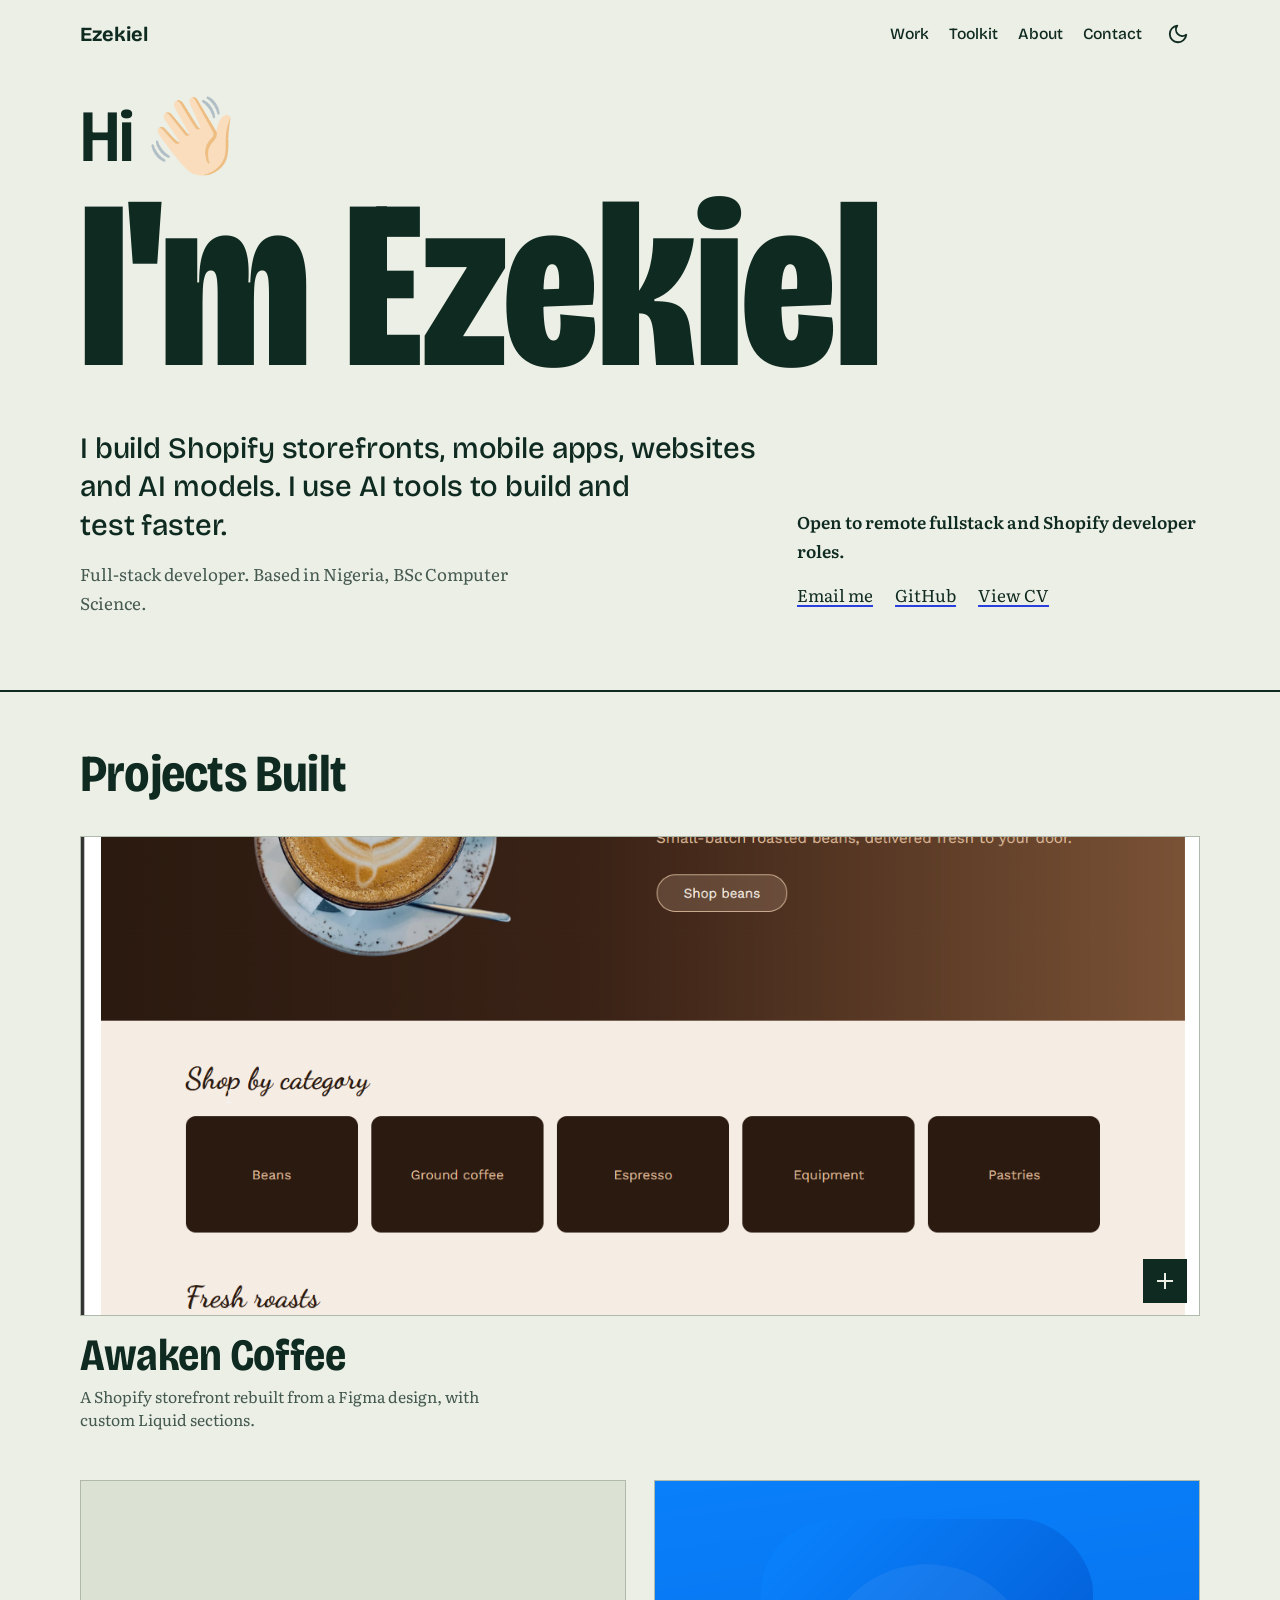
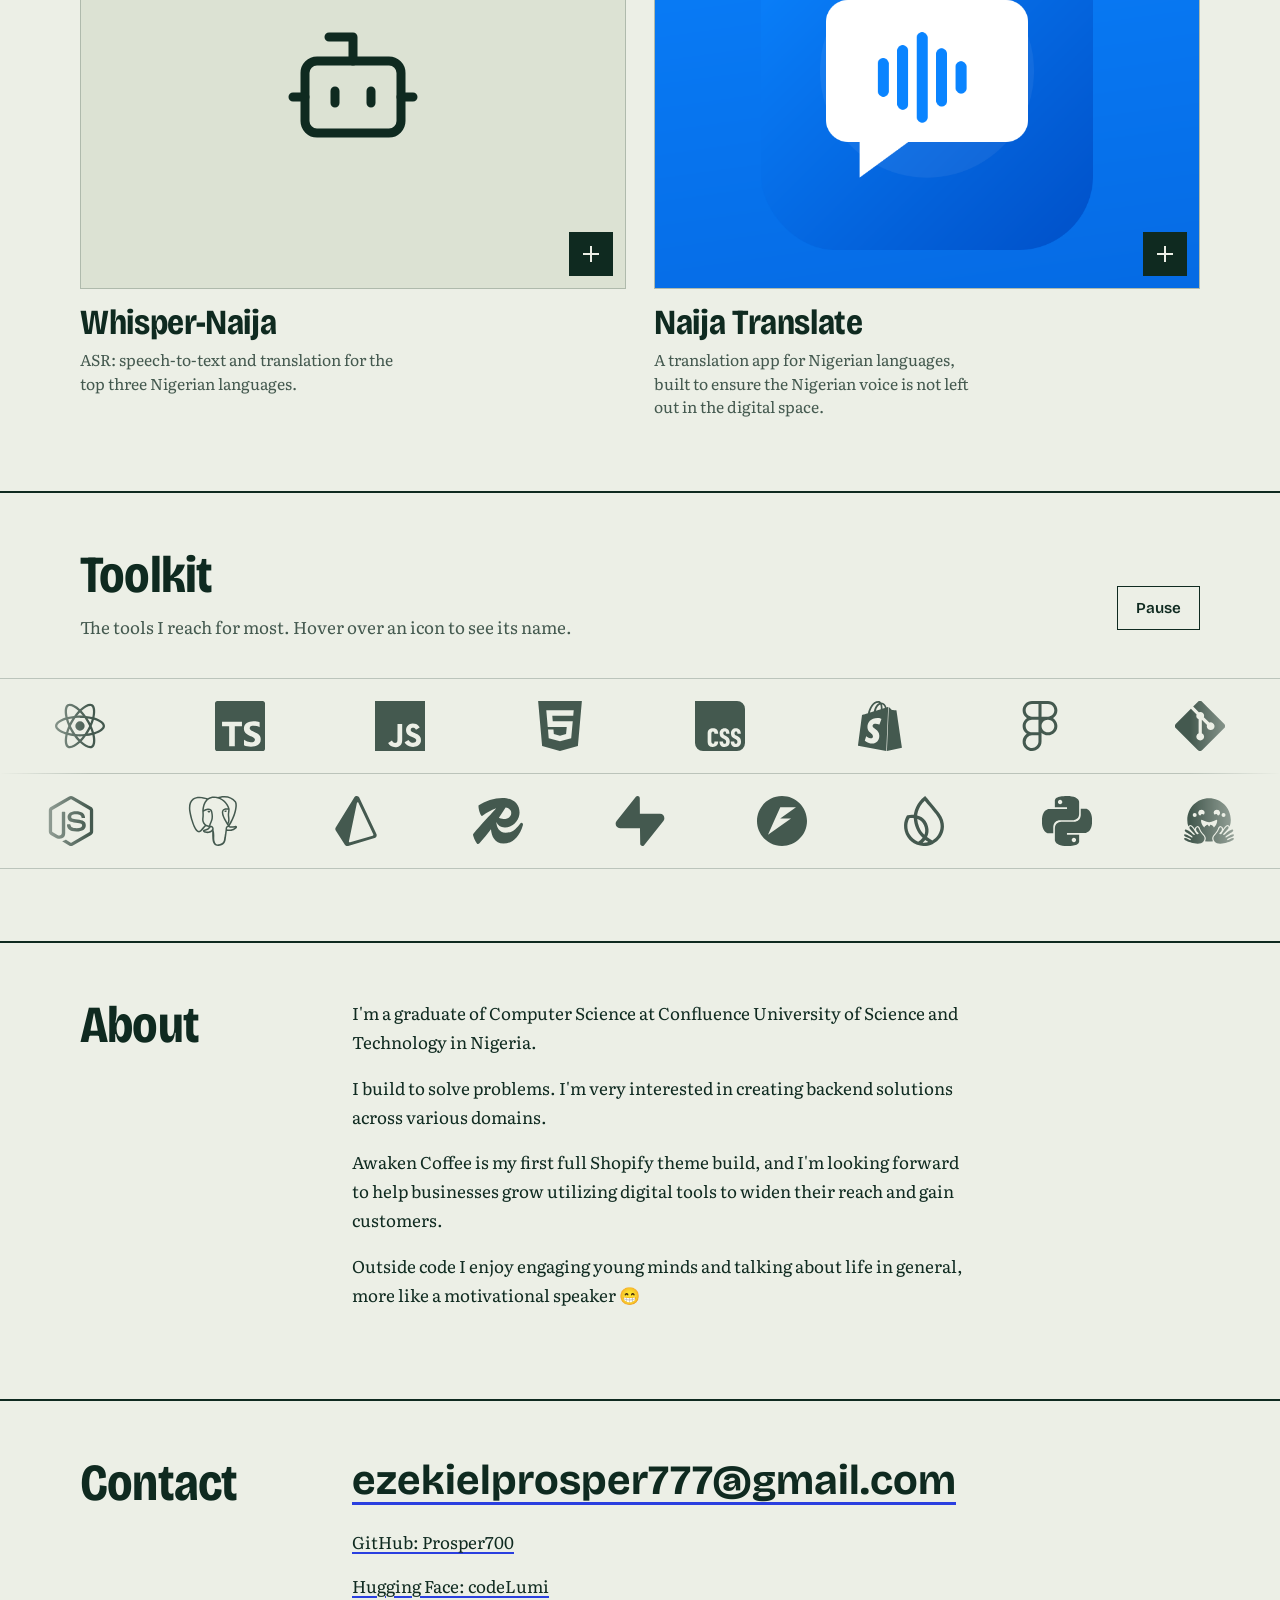
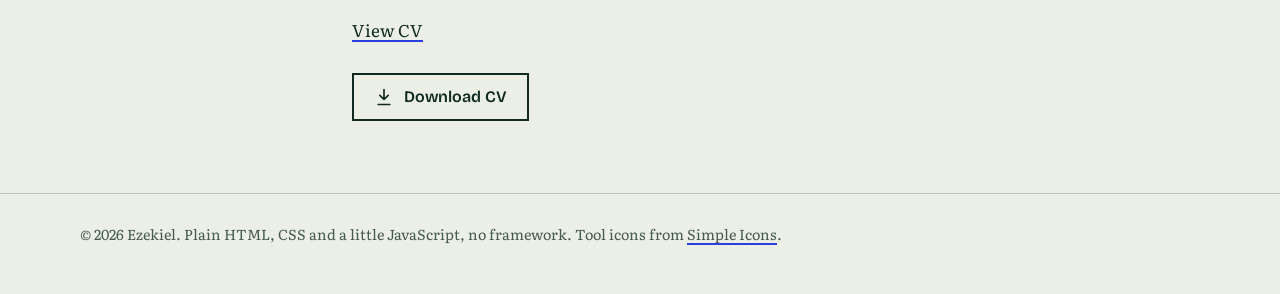
<file: index.html>
<!doctype html>
<html lang="en">
<head>
  <meta charset="utf-8">
  <meta name="viewport" content="width=device-width, initial-scale=1">
  <title>Ezekiel | Full-Stack Developer</title>
  <meta name="description" content="I'm Ezekiel, a full-stack developer who builds Shopify storefronts, mobile apps, websites and trains AI models. Based in Nigeria, open to remote frontend and Shopify roles.">
  <meta name="theme-color" content="#ECEFE6">
  <meta property="og:title" content="Ezekiel | Full-Stack Developer">
  <meta property="og:description" content="Shopify storefronts and mobile apps, and AI model training.">
  <meta property="og:type" content="website">
  <link rel="icon" href="data:image/svg+xml,%3Csvg xmlns='http://www.w3.org/2000/svg' viewBox='0 0 100 100'%3E%3Crect width='100' height='100' rx='18' fill='%230F2A20'/%3E%3Ctext x='50' y='72' font-size='64' font-family='Arial' font-weight='700' text-anchor='middle' fill='%23ECEFE6'%3EE%3C/text%3E%3C/svg%3E">

  <!-- Sets the saved or system theme before the page paints, so it never flashes the wrong colours. -->
  <script>
    (function () {
      var t;
      try { t = localStorage.getItem('theme'); } catch (e) {}
      if (t !== 'light' && t !== 'dark') {
        t = window.matchMedia && window.matchMedia('(prefers-color-scheme: dark)').matches ? 'dark' : 'light';
      }
      document.documentElement.setAttribute('data-theme', t);
      document.documentElement.classList.add('js');
    })();
  </script>

  <link rel="preconnect" href="https://fonts.googleapis.com">
  <link rel="preconnect" href="https://fonts.gstatic.com" crossorigin>
  <link rel="preload" as="style" href="https://fonts.googleapis.com/css2?family=Bricolage+Grotesque:opsz,wdth,wght@12..96,75..100,400..800&family=Literata:opsz,wght@7..72,400..600&display=swap" onload="this.onload=null;this.rel='stylesheet'">
  <noscript><link rel="stylesheet" href="https://fonts.googleapis.com/css2?family=Bricolage+Grotesque:opsz,wdth,wght@12..96,75..100,400..800&family=Literata:opsz,wght@7..72,400..600&display=swap"></noscript>
  <link rel="stylesheet" href="styles.css">
  <noscript><style>.dialog:not([open]) { display: block; position: static; width: auto; margin: 24px 0; max-height: none; } .dialog-close, .tile-plus { display: none; }</style></noscript>
</head>
<body>
  <a class="skip" href="#main">Skip to content</a>

  <header>
    <div class="wrap top-in">
      <a class="brand" href="#top">Ezekiel</a>
      <div class="top-right">
        <nav id="site-nav" class="site-nav" aria-label="Main">
          <ul class="nav-list">
            <li><a class="nav-link" href="#work">Work</a></li>
            <li><a class="nav-link" href="#toolkit">Toolkit</a></li>
            <li><a class="nav-link" href="#about">About</a></li>
            <li><a class="nav-link" href="#contact">Contact</a></li>
          </ul>
        </nav>
        <button class="theme-toggle" type="button" aria-label="Dark theme" aria-pressed="false">
          <svg class="icon-moon" viewBox="0 0 24 24" fill="none" stroke="currentColor" stroke-width="2" stroke-linecap="round" stroke-linejoin="round" aria-hidden="true"><path d="M21 12.8A9 9 0 1 1 11.2 3a7 7 0 0 0 9.8 9.8z"/></svg>
          <svg class="icon-sun" viewBox="0 0 24 24" fill="none" stroke="currentColor" stroke-width="2" stroke-linecap="round" stroke-linejoin="round" aria-hidden="true"><circle cx="12" cy="12" r="4"/><path d="M12 2v2M12 20v2M4.9 4.9l1.4 1.4M17.7 17.7l1.4 1.4M2 12h2M20 12h2M4.9 19.1l1.4-1.4M17.7 6.3l1.4-1.4"/></svg>
        </button>
        <button class="menu-toggle" type="button" aria-label="Menu" aria-expanded="false" aria-controls="site-nav" hidden>
          <span class="menu-bars" aria-hidden="true"><i></i><i></i></span>
        </button>
      </div>
    </div>
  </header>

  <main id="main">
    <section class="hero" id="top" aria-label="Introduction">
      <div class="wrap">
        <h1 class="name rise">
          <span class="name-hi">Hi <span class="wave" aria-hidden="true">👋🏻</span></span>
          <span class="name-me">I'm Ezekiel</span>
        </h1>
        <div class="hero-row">
          <div class="rise d1">
            <p class="statement">I build Shopify storefronts, mobile apps, websites and AI models. I use AI tools to build and test faster.</p>
            <p class="lede">Full-stack developer. Based in Nigeria, BSc Computer Science.</p>
          </div>
          <div class="rise d2">
            <p class="avail-lead">Open to remote fullstack and Shopify developer roles.</p>
            <p class="avail-links">
              <a href="mailto:ezekielprosper777@gmail.com">Email me</a>
              <a href="https://github.com/Prosper700" target="_blank" rel="noopener">GitHub</a>
              <a href="cv.html">View CV</a>
            </p>
          </div>
        </div>
      </div>
    </section>

    <section class="band" id="work" aria-labelledby="work-title">
      <div class="wrap">
        <h2 class="band-title" id="work-title">Projects Built</h2>
        <!--
          TO ADD A PROJECT: copy one whole <article class="project"> block below, paste it after the last one,
          then change four things: the id (project-xxx) in BOTH places it appears, the image file name,
          the text, and the figure. Put the screenshot in the images folder.
          The first project has the class "project--lead", which makes it full width. Remove that class on others.
          If an image file is missing, the preview shows the project name on a coloured panel instead.
        -->
        <div class="projects">

          <article class="project project--lead">
            <button class="tile" type="button" data-open="project-awaken" aria-haspopup="dialog">
              <span class="tile-media">
                <span class="tile-ghost" aria-hidden="true">Awaken Coffee</span>
                <img class="tile-img" src="images/awaken-coffee.png" alt="" width="1344" height="621" loading="lazy" onerror="this.hidden=true">
                <span class="tile-plus" aria-hidden="true"></span>
              </span>
              <span class="tile-cap">
                <span class="tile-text">
                  <span class="tile-name">Awaken Coffee</span>
                  <span class="tile-what">A Shopify storefront rebuilt from a Figma design, with custom Liquid sections.</span>
                </span>
              </span>
            </button>

            <dialog class="dialog" id="project-awaken" aria-labelledby="project-awaken-title">
              <div class="dialog-bar">
                <h3 class="dialog-title" id="project-awaken-title">Awaken Coffee</h3>
                <button class="dialog-close" type="button" data-close aria-label="Close project"></button>
              </div>
              <div class="dialog-media">
                <span class="tile-ghost" aria-hidden="true">Awaken Coffee</span>
                <img class="tile-img" src="images/awaken-coffee.png" alt="The Awaken Coffee home page: dark hero with a latte, then category tiles and featured products." width="1344" height="621" loading="lazy" onerror="this.hidden=true">
              </div>
              <div class="dialog-body">
                <p class="dialog-result"><strong>100</strong><span>Lighthouse accessibility, mobile</span></p>
                <ul class="facts">
                  <li>Custom sections for the hero, category tiles, featured products, testimonials and promo banner, all editable in the theme editor.</li>
                  <li>Restyled Skeleton's header, footer, product page and cart, and left Shopify's cart and checkout form logic alone.</li>
                  <li>Fixed what Lighthouse flagged: icon link labels, heading order, text contrast and image alt text.</li>
                  <li>Mobile scores on slow 4G: performance 66, accessibility 100, best practices 100, SEO 92.</li>
                </ul>
                <p class="stack">Shopify Liquid, HTML, CSS, JavaScript, Git, Figma.</p>
                <p class="note">Design by Farzane Mojtabavi on the Figma Community.</p>
                <p class="links">
                  <a href="https://awaken-coffee-kyseqlby.myshopify.com/" target="_blank" rel="noopener">Live store</a>
                  <a href="https://github.com/Prosper700/Awaken-Coffee" target="_blank" rel="noopener">Code</a>
                </p>
                <p class="note">Storefront password: meufil</p>
              </div>
            </dialog>
          </article>

          <article class="project">
            <button class="tile" type="button" data-open="project-whisper" aria-haspopup="dialog">
              <span class="tile-media">
                <span class="tile-icon" aria-hidden="true"><svg viewBox="0 0 24 24" fill="none" stroke="currentColor" stroke-width="1.5" stroke-linecap="round" stroke-linejoin="round"><path d="M12 8V4H8"/><rect width="16" height="12" x="4" y="8" rx="2"/><path d="M2 14h2M20 14h2M15 13v2M9 13v2"/></svg></span>
                <span class="tile-plus" aria-hidden="true"></span>
              </span>
              <span class="tile-cap">
                <span class="tile-text">
                  <span class="tile-name">Whisper-Naija</span>
                  <span class="tile-what">ASR: speech-to-text and translation for the top three Nigerian languages.</span>
                </span>
              </span>
            </button>

            <dialog class="dialog" id="project-whisper" aria-labelledby="project-whisper-title">
              <div class="dialog-bar">
                <h3 class="dialog-title" id="project-whisper-title">Whisper-Naija</h3>
                <button class="dialog-close" type="button" data-close aria-label="Close project"></button>
              </div>
              <div class="dialog-media">
                <span class="tile-icon" aria-hidden="true"><svg viewBox="0 0 24 24" fill="none" stroke="currentColor" stroke-width="1.5" stroke-linecap="round" stroke-linejoin="round"><path d="M12 8V4H8"/><rect width="16" height="12" x="4" y="8" rx="2"/><path d="M2 14h2M20 14h2M15 13v2M9 13v2"/></svg></span>
              </div>
              <div class="dialog-body">
                <p class="dialog-result"><strong>9.86%</strong><span>word error rate, Yoruba, Igbo and Hausa</span></p>
                <ul class="facts">
                  <li>Fine-tuned Whisper Small and added NLLB-200 for translation.</li>
                  <li>Serves the model from a FastAPI backend on Hugging Face Spaces.</li>
                  <li>Fixed the backend problems that only show up in real use: repetition loops, token leakage and m4a decoding failures.</li>
                </ul>
                <p class="stack">Python, FastAPI, Whisper, NLLB-200, Hugging Face.</p>
                <p class="links">
                  <a href="https://huggingface.co/codeLumi/whisper-naija-v3b" target="_blank" rel="noopener">Model</a>
                </p>
              </div>
            </dialog>
          </article>

          <article class="project">
            <button class="tile" type="button" data-open="project-translate" aria-haspopup="dialog">
              <span class="tile-media media--icon" style="--icon-src: url('images/naija-translate.png')">
                <span class="tile-ghost" aria-hidden="true">Naija Translate</span>
                <img class="tile-img" src="images/naija-translate.png" alt="" width="1344" height="1008" loading="lazy" onerror="this.hidden=true">
                <span class="tile-plus" aria-hidden="true"></span>
              </span>
              <span class="tile-cap">
                <span class="tile-text">
                  <span class="tile-name">Naija Translate</span>
                  <span class="tile-what">A translation app for Nigerian languages, built to ensure the Nigerian voice is not left out in the digital space.</span>
                </span>
              </span>
            </button>

            <dialog class="dialog" id="project-translate" aria-labelledby="project-translate-title">
              <div class="dialog-bar">
                <h3 class="dialog-title" id="project-translate-title">Naija Translate</h3>
                <button class="dialog-close" type="button" data-close aria-label="Close project"></button>
              </div>
              <div class="dialog-media media--icon" style="--icon-src: url('images/naija-translate.png')">
                <span class="tile-ghost" aria-hidden="true">Naija Translate</span>
                <img class="tile-img" src="images/naija-translate.png" alt="The Naija Translate interface." width="1344" height="1008" loading="lazy" onerror="this.hidden=true">
              </div>
              <div class="dialog-body">
                <p class="dialog-result"><strong>Academic</strong><span>React Native</span></p>
                <ul class="facts">
                  <li>Built with React Native and TypeScript for cross-platform compatibility.</li>
                  <li>Built as an interface for the whisper-naija-v3b model.</li>
                </ul>
                <p class="stack">React Native.</p>
                <p class="links">
                  <a href="https://github.com/Prosper700/naija-asr-app/releases/download/v1.0.0/application-dbf6abd7-b16d-4cd9-9b2c-d841acf6210b.apk" target="_blank" rel="noopener">APK download</a>
                </p>
              </div>
            </dialog>
          </article>

        </div>
      </div>
    </section>

    <section class="band" id="toolkit" aria-labelledby="toolkit-title">
      <div class="wrap">
        <div class="band-head">
          <div>
            <h2 class="band-title" id="toolkit-title">Toolkit</h2>
            <p class="band-intro">The tools I reach for most.<span class="hover-hint"> Hover over an icon to see its name.</span></p>
          </div>
          <button class="marquee-pause" type="button" data-marquee-pause aria-label="Pause the tool icons animation" hidden>Pause</button>
        </div>
      </div>

      <!--
        TO ADD A TOOL: find its icon on simpleicons.org, add a <symbol> for it in the sprite at the bottom of this file
        (copy an existing one and swap the id and the path), then copy one <li> below and change the name and the #i-xxx id.
        The first row slides left, the second row slides right.
      -->
      <div class="marquee-wall">
        <div class="marquee">
          <ul class="marquee-track" aria-label="Frontend and Shopify tools">
            <li><svg role="img" aria-label="React and React Native"><title>React and React Native</title><use href="#i-react"/></svg></li>
            <li><svg role="img" aria-label="TypeScript"><title>TypeScript</title><use href="#i-typescript"/></svg></li>
            <li><svg role="img" aria-label="JavaScript"><title>JavaScript</title><use href="#i-javascript"/></svg></li>
            <li><svg role="img" aria-label="HTML"><title>HTML</title><use href="#i-html5"/></svg></li>
            <li><svg role="img" aria-label="CSS"><title>CSS</title><use href="#i-css"/></svg></li>
            <li><svg role="img" aria-label="Shopify and Liquid"><title>Shopify and Liquid</title><use href="#i-shopify"/></svg></li>
            <li><svg role="img" aria-label="Figma"><title>Figma</title><use href="#i-figma"/></svg></li>
            <li><svg role="img" aria-label="Git"><title>Git</title><use href="#i-git"/></svg></li>
          </ul>
        </div>
        <div class="marquee marquee--reverse">
          <ul class="marquee-track" aria-label="Backend, data and AI tools">
            <li><svg role="img" aria-label="Node.js"><title>Node.js</title><use href="#i-nodedotjs"/></svg></li>
            <li><svg role="img" aria-label="PostgreSQL"><title>PostgreSQL</title><use href="#i-postgresql"/></svg></li>
            <li><svg role="img" aria-label="Prisma"><title>Prisma</title><use href="#i-prisma"/></svg></li>
            <li><svg role="img" aria-label="Redis"><title>Redis</title><use href="#i-redis"/></svg></li>
            <li><svg role="img" aria-label="Supabase"><title>Supabase</title><use href="#i-supabase"/></svg></li>
            <li><svg role="img" aria-label="FastAPI"><title>FastAPI</title><use href="#i-fastapi"/></svg></li>
            <li><svg role="img" aria-label="Firebase"><title>Firebase</title><use href="#i-firebase"/></svg></li>
            <li><svg role="img" aria-label="Python"><title>Python</title><use href="#i-python"/></svg></li>
            <li><svg role="img" aria-label="Hugging Face"><title>Hugging Face</title><use href="#i-huggingface"/></svg></li>
          </ul>
        </div>
      </div>
    </section>

    <section class="band" id="about" aria-labelledby="about-title">
      <div class="wrap split">
        <h2 class="band-title" id="about-title">About</h2>
        <div class="prose">
          <p>I'm a graduate of Computer Science at Confluence University of Science and Technology in Nigeria.</p>
          <p>I build to solve problems. I'm very interested in creating backend solutions across various domains.</p>
          <p>Awaken Coffee is my first full Shopify theme build, and I'm looking forward to help businesses grow utilizing digital tools to widen their reach and gain customers.</p>
          <p>Outside code I enjoy engaging young minds and talking about life in general, more like a motivational speaker 😁</p>
        </div>
      </div>
    </section>

    <section class="band" id="contact" aria-labelledby="contact-title">
      <div class="wrap split">
        <h2 class="band-title" id="contact-title">Contact</h2>
        <div>
          <a class="mail" href="mailto:ezekielprosper777@gmail.com">ezekielprosper777@gmail.com</a>
          <ul class="elsewhere">
            <li><a href="https://github.com/Prosper700" target="_blank" rel="noopener">GitHub: Prosper700</a></li>
            <li><a href="https://huggingface.co/codeLumi" target="_blank" rel="noopener">Hugging Face: codeLumi</a></li>
            <li><a href="cv.html">View CV</a></li>
          </ul>
          <a class="btn" href="cv/Ezekiel_Prosper_John_CV.pdf" download="Ezekiel_Prosper_John_CV.pdf">
            <svg viewBox="0 0 24 24" fill="none" stroke="currentColor" stroke-width="2" stroke-linecap="round" stroke-linejoin="round" aria-hidden="true"><path d="M12 3v12M7 10l5 5 5-5M5 21h14"/></svg>
            Download CV
          </a>
        </div>
      </div>
    </section>
  </main>

  <footer class="foot">
    <div class="wrap">
      <p>&copy; <span id="year">2026</span> Ezekiel. Plain HTML, CSS and a little JavaScript, no framework. Tool icons from <a href="https://simpleicons.org" target="_blank" rel="noopener">Simple Icons</a>.</p>
    </div>
  </footer>

  <!-- Icon sprite for the Toolkit strip. Paths from Simple Icons (CC0). -->
  <svg class="sprite" width="0" height="0" aria-hidden="true" focusable="false" xmlns="http://www.w3.org/2000/svg">
  <symbol id="i-react" viewBox="0 0 24 24"><path d="M14.23 12.004a2.236 2.236 0 0 1-2.235 2.236 2.236 2.236 0 0 1-2.236-2.236 2.236 2.236 0 0 1 2.235-2.236 2.236 2.236 0 0 1 2.236 2.236zm2.648-10.69c-1.346 0-3.107.96-4.888 2.622-1.78-1.653-3.542-2.602-4.887-2.602-.41 0-.783.093-1.106.278-1.375.793-1.683 3.264-.973 6.365C1.98 8.917 0 10.42 0 12.004c0 1.59 1.99 3.097 5.043 4.03-.704 3.113-.39 5.588.988 6.38.32.187.69.275 1.102.275 1.345 0 3.107-.96 4.888-2.624 1.78 1.654 3.542 2.603 4.887 2.603.41 0 .783-.09 1.106-.275 1.374-.792 1.683-3.263.973-6.365C22.02 15.096 24 13.59 24 12.004c0-1.59-1.99-3.097-5.043-4.032.704-3.11.39-5.587-.988-6.38-.318-.184-.688-.277-1.092-.278zm-.005 1.09v.006c.225 0 .406.044.558.127.666.382.955 1.835.73 3.704-.054.46-.142.945-.25 1.44-.96-.236-2.006-.417-3.107-.534-.66-.905-1.345-1.727-2.035-2.447 1.592-1.48 3.087-2.292 4.105-2.295zm-9.77.02c1.012 0 2.514.808 4.11 2.28-.686.72-1.37 1.537-2.02 2.442-1.107.117-2.154.298-3.113.538-.112-.49-.195-.964-.254-1.42-.23-1.868.054-3.32.714-3.707.19-.09.4-.127.563-.132zm4.882 3.05c.455.468.91.992 1.36 1.564-.44-.02-.89-.034-1.345-.034-.46 0-.915.01-1.36.034.44-.572.895-1.096 1.345-1.565zM12 8.1c.74 0 1.477.034 2.202.093.406.582.802 1.203 1.183 1.86.372.64.71 1.29 1.018 1.946-.308.655-.646 1.31-1.013 1.95-.38.66-.773 1.288-1.18 1.87-.728.063-1.466.098-2.21.098-.74 0-1.477-.035-2.202-.093-.406-.582-.802-1.204-1.183-1.86-.372-.64-.71-1.29-1.018-1.946.303-.657.646-1.313 1.013-1.954.38-.66.773-1.286 1.18-1.868.728-.064 1.466-.098 2.21-.098zm-3.635.254c-.24.377-.48.763-.704 1.16-.225.39-.435.782-.635 1.174-.265-.656-.49-1.31-.676-1.947.64-.15 1.315-.283 2.015-.386zm7.26 0c.695.103 1.365.23 2.006.387-.18.632-.405 1.282-.66 1.933-.2-.39-.41-.783-.64-1.174-.225-.392-.465-.774-.705-1.146zm3.063.675c.484.15.944.317 1.375.498 1.732.74 2.852 1.708 2.852 2.476-.005.768-1.125 1.74-2.857 2.475-.42.18-.88.342-1.355.493-.28-.958-.646-1.956-1.1-2.98.45-1.017.81-2.01 1.085-2.964zm-13.395.004c.278.96.645 1.957 1.1 2.98-.45 1.017-.812 2.01-1.086 2.964-.484-.15-.944-.318-1.37-.5-1.732-.737-2.852-1.706-2.852-2.474 0-.768 1.12-1.742 2.852-2.476.42-.18.88-.342 1.356-.494zm11.678 4.28c.265.657.49 1.312.676 1.948-.64.157-1.316.29-2.016.39.24-.375.48-.762.705-1.158.225-.39.435-.788.636-1.18zm-9.945.02c.2.392.41.783.64 1.175.23.39.465.772.705 1.143-.695-.102-1.365-.23-2.006-.386.18-.63.406-1.282.66-1.933zM17.92 16.32c.112.493.2.968.254 1.423.23 1.868-.054 3.32-.714 3.708-.147.09-.338.128-.563.128-1.012 0-2.514-.807-4.11-2.28.686-.72 1.37-1.536 2.02-2.44 1.107-.118 2.154-.3 3.113-.54zm-11.83.01c.96.234 2.006.415 3.107.532.66.905 1.345 1.727 2.035 2.446-1.595 1.483-3.092 2.295-4.11 2.295-.22-.005-.406-.05-.553-.132-.666-.38-.955-1.834-.73-3.703.054-.46.142-.944.25-1.438zm4.56.64c.44.02.89.034 1.345.034.46 0 .915-.01 1.36-.034-.44.572-.895 1.095-1.345 1.565-.455-.47-.91-.993-1.36-1.565z"/></symbol>
  <symbol id="i-typescript" viewBox="0 0 24 24"><path d="M1.125 0C.502 0 0 .502 0 1.125v21.75C0 23.498.502 24 1.125 24h21.75c.623 0 1.125-.502 1.125-1.125V1.125C24 .502 23.498 0 22.875 0zm17.363 9.75c.612 0 1.154.037 1.627.111a6.38 6.38 0 0 1 1.306.34v2.458a3.95 3.95 0 0 0-.643-.361 5.093 5.093 0 0 0-.717-.26 5.453 5.453 0 0 0-1.426-.2c-.3 0-.573.028-.819.086a2.1 2.1 0 0 0-.623.242c-.17.104-.3.229-.393.374a.888.888 0 0 0-.14.49c0 .196.053.373.156.529.104.156.252.304.443.444s.423.276.696.41c.273.135.582.274.926.416.47.197.892.407 1.266.628.374.222.695.473.963.753.268.279.472.598.614.957.142.359.214.776.214 1.253 0 .657-.125 1.21-.373 1.656a3.033 3.033 0 0 1-1.012 1.085 4.38 4.38 0 0 1-1.487.596c-.566.12-1.163.18-1.79.18a9.916 9.916 0 0 1-1.84-.164 5.544 5.544 0 0 1-1.512-.493v-2.63a5.033 5.033 0 0 0 3.237 1.2c.333 0 .624-.03.872-.09.249-.06.456-.144.623-.25.166-.108.29-.234.373-.38a1.023 1.023 0 0 0-.074-1.089 2.12 2.12 0 0 0-.537-.5 5.597 5.597 0 0 0-.807-.444 27.72 27.72 0 0 0-1.007-.436c-.918-.383-1.602-.852-2.053-1.405-.45-.553-.676-1.222-.676-2.005 0-.614.123-1.141.369-1.582.246-.441.58-.804 1.004-1.089a4.494 4.494 0 0 1 1.47-.629 7.536 7.536 0 0 1 1.77-.201zm-15.113.188h9.563v2.166H9.506v9.646H6.789v-9.646H3.375z"/></symbol>
  <symbol id="i-javascript" viewBox="0 0 24 24"><path d="M0 0h24v24H0V0zm22.034 18.276c-.175-1.095-.888-2.015-3.003-2.873-.736-.345-1.554-.585-1.797-1.14-.091-.33-.105-.51-.046-.705.15-.646.915-.84 1.515-.66.39.12.75.42.976.9 1.034-.676 1.034-.676 1.755-1.125-.27-.42-.404-.601-.586-.78-.63-.705-1.469-1.065-2.834-1.034l-.705.089c-.676.165-1.32.525-1.71 1.005-1.14 1.291-.811 3.541.569 4.471 1.365 1.02 3.361 1.244 3.616 2.205.24 1.17-.87 1.545-1.966 1.41-.811-.18-1.26-.586-1.755-1.336l-1.83 1.051c.21.48.45.689.81 1.109 1.74 1.756 6.09 1.666 6.871-1.004.029-.09.24-.705.074-1.65l.046.067zm-8.983-7.245h-2.248c0 1.938-.009 3.864-.009 5.805 0 1.232.063 2.363-.138 2.711-.33.689-1.18.601-1.566.48-.396-.196-.597-.466-.83-.855-.063-.105-.11-.196-.127-.196l-1.825 1.125c.305.63.75 1.172 1.324 1.517.855.51 2.004.675 3.207.405.783-.226 1.458-.691 1.811-1.411.51-.93.402-2.07.397-3.346.012-2.054 0-4.109 0-6.179l.004-.056z"/></symbol>
  <symbol id="i-html5" viewBox="0 0 24 24"><path d="M1.5 0h21l-1.91 21.563L11.977 24l-8.564-2.438L1.5 0zm7.031 9.75l-.232-2.718 10.059.003.23-2.622L5.412 4.41l.698 8.01h9.126l-.326 3.426-2.91.804-2.955-.81-.188-2.11H6.248l.33 4.171L12 19.351l5.379-1.443.744-8.157H8.531z"/></symbol>
  <symbol id="i-css" viewBox="0 0 24 24"><path d="M0 0v20.16A3.84 3.84 0 0 0 3.84 24h16.32A3.84 3.84 0 0 0 24 20.16V3.84A3.84 3.84 0 0 0 20.16 0Zm14.256 13.08c1.56 0 2.28 1.08 2.304 2.64h-1.608c.024-.288-.048-.6-.144-.84-.096-.192-.288-.264-.552-.264-.456 0-.696.264-.696.84-.024.576.288.888.768 1.08.72.288 1.608.744 1.92 1.296q.432.648.432 1.656c0 1.608-.912 2.592-2.496 2.592-1.656 0-2.4-1.032-2.424-2.688h1.68c0 .792.264 1.176.792 1.176.264 0 .456-.072.552-.24.192-.312.24-1.176-.048-1.512-.312-.408-.912-.6-1.32-.816q-.828-.396-1.224-.936c-.24-.36-.36-.888-.36-1.536 0-1.44.936-2.472 2.424-2.448m5.4 0c1.584 0 2.304 1.08 2.328 2.64h-1.608c0-.288-.048-.6-.168-.84-.096-.192-.264-.264-.528-.264-.48 0-.72.264-.72.84s.288.888.792 1.08c.696.288 1.608.744 1.92 1.296.264.432.408.984.408 1.656.024 1.608-.888 2.592-2.472 2.592-1.68 0-2.424-1.056-2.448-2.688h1.68c0 .744.264 1.176.792 1.176.264 0 .456-.072.552-.24.216-.312.264-1.176-.048-1.512-.288-.408-.888-.6-1.32-.816-.552-.264-.96-.576-1.2-.936s-.36-.888-.36-1.536c-.024-1.44.912-2.472 2.4-2.448m-11.031.018c.711-.006 1.419.198 1.839.63.432.432.672 1.128.648 1.992H9.336c.024-.456-.096-.792-.432-.96-.312-.144-.768-.048-.888.24-.12.264-.192.576-.168.864v3.504c0 .744.264 1.128.768 1.128a.65.65 0 0 0 .552-.264c.168-.24.192-.552.168-.84h1.776c.096 1.632-.984 2.712-2.568 2.688-1.536 0-2.496-.864-2.472-2.472v-4.032c0-.816.24-1.44.696-1.848.432-.408 1.146-.624 1.857-.63"/></symbol>
  <symbol id="i-shopify" viewBox="0 0 24 24"><path d="M15.337 23.979l7.216-1.561s-2.604-17.613-2.625-17.73c-.018-.116-.114-.192-.211-.192s-1.929-.136-1.929-.136-1.275-1.274-1.439-1.411c-.045-.037-.075-.057-.121-.074l-.914 21.104h.023zM11.71 11.305s-.81-.424-1.774-.424c-1.447 0-1.504.906-1.504 1.141 0 1.232 3.24 1.715 3.24 4.629 0 2.295-1.44 3.76-3.406 3.76-2.354 0-3.54-1.465-3.54-1.465l.646-2.086s1.245 1.066 2.28 1.066c.675 0 .975-.545.975-.932 0-1.619-2.654-1.694-2.654-4.359-.034-2.237 1.571-4.416 4.827-4.416 1.257 0 1.875.361 1.875.361l-.945 2.715-.02.01zM11.17.83c.136 0 .271.038.405.135-.984.465-2.064 1.639-2.508 3.992-.656.213-1.293.405-1.889.578C7.697 3.75 8.951.84 11.17.84V.83zm1.235 2.949v.135c-.754.232-1.583.484-2.394.736.466-1.777 1.333-2.645 2.085-2.971.193.501.309 1.176.309 2.1zm.539-2.234c.694.074 1.141.867 1.429 1.755-.349.114-.735.231-1.158.366v-.252c0-.752-.096-1.371-.271-1.871v.002zm2.992 1.289c-.02 0-.06.021-.078.021s-.289.075-.714.21c-.423-1.233-1.176-2.37-2.508-2.37h-.115C12.135.209 11.669 0 11.265 0 8.159 0 6.675 3.877 6.21 5.846c-1.194.365-2.063.636-2.16.674-.675.213-.694.232-.772.87-.075.462-1.83 14.063-1.83 14.063L15.009 24l.927-21.166z"/></symbol>
  <symbol id="i-figma" viewBox="0 0 24 24"><path d="M15.852 8.981h-4.588V0h4.588c2.476 0 4.49 2.014 4.49 4.49s-2.014 4.491-4.49 4.491zM12.735 7.51h3.117c1.665 0 3.019-1.355 3.019-3.019s-1.355-3.019-3.019-3.019h-3.117V7.51zm0 1.471H8.148c-2.476 0-4.49-2.014-4.49-4.49S5.672 0 8.148 0h4.588v8.981zm-4.587-7.51c-1.665 0-3.019 1.355-3.019 3.019s1.354 3.02 3.019 3.02h3.117V1.471H8.148zm4.587 15.019H8.148c-2.476 0-4.49-2.014-4.49-4.49s2.014-4.49 4.49-4.49h4.588v8.98zM8.148 8.981c-1.665 0-3.019 1.355-3.019 3.019s1.355 3.019 3.019 3.019h3.117V8.981H8.148zM8.172 24c-2.489 0-4.515-2.014-4.515-4.49s2.014-4.49 4.49-4.49h4.588v4.441c0 2.503-2.047 4.539-4.563 4.539zm-.024-7.51a3.023 3.023 0 0 0-3.019 3.019c0 1.665 1.365 3.019 3.044 3.019 1.705 0 3.093-1.376 3.093-3.068v-2.97H8.148zm7.704 0h-.098c-2.476 0-4.49-2.014-4.49-4.49s2.014-4.49 4.49-4.49h.098c2.476 0 4.49 2.014 4.49 4.49s-2.014 4.49-4.49 4.49zm-.097-7.509c-1.665 0-3.019 1.355-3.019 3.019s1.355 3.019 3.019 3.019h.098c1.665 0 3.019-1.355 3.019-3.019s-1.355-3.019-3.019-3.019h-.098z"/></symbol>
  <symbol id="i-git" viewBox="0 0 24 24"><path d="M13.09 23.549a1.54 1.54 0 0 1-2.18 0L.451 13.089a1.54 1.54 0 0 1 0-2.179l7.191-7.19 2.733 2.733a1.85 1.85 0 0 0 .964 2.326v6.66a1.849 1.849 0 1 0 1.54 0V8.957l2.508 2.508a1.85 1.85 0 1 0 1.09-1.09l-2.634-2.634a1.85 1.85 0 0 0-2.378-2.377L8.73 2.63 10.91.451a1.54 1.54 0 0 1 2.179 0l10.459 10.46a1.54 1.54 0 0 1 0 2.179z"/></symbol>
  <symbol id="i-nodedotjs" viewBox="0 0 24 24"><path d="M11.998,24c-0.321,0-0.641-0.084-0.922-0.247l-2.936-1.737c-0.438-0.245-0.224-0.332-0.08-0.383 c0.585-0.203,0.703-0.25,1.328-0.604c0.065-0.037,0.151-0.023,0.218,0.017l2.256,1.339c0.082,0.045,0.197,0.045,0.272,0l8.795-5.076 c0.082-0.047,0.134-0.141,0.134-0.238V6.921c0-0.099-0.053-0.192-0.137-0.242l-8.791-5.072c-0.081-0.047-0.189-0.047-0.271,0 L3.075,6.68C2.99,6.729,2.936,6.825,2.936,6.921v10.15c0,0.097,0.054,0.189,0.139,0.235l2.409,1.392 c1.307,0.654,2.108-0.116,2.108-0.89V7.787c0-0.142,0.114-0.253,0.256-0.253h1.115c0.139,0,0.255,0.112,0.255,0.253v10.021 c0,1.745-0.95,2.745-2.604,2.745c-0.508,0-0.909,0-2.026-0.551L2.28,18.675c-0.57-0.329-0.922-0.945-0.922-1.604V6.921 c0-0.659,0.353-1.275,0.922-1.603l8.795-5.082c0.557-0.315,1.296-0.315,1.848,0l8.794,5.082c0.57,0.329,0.924,0.944,0.924,1.603 v10.15c0,0.659-0.354,1.273-0.924,1.604l-8.794,5.078C12.643,23.916,12.324,24,11.998,24z M19.099,13.993 c0-1.9-1.284-2.406-3.987-2.763c-2.731-0.361-3.009-0.548-3.009-1.187c0-0.528,0.235-1.233,2.258-1.233 c1.807,0,2.473,0.389,2.747,1.607c0.024,0.115,0.129,0.199,0.247,0.199h1.141c0.071,0,0.138-0.031,0.186-0.081 c0.048-0.054,0.074-0.123,0.067-0.196c-0.177-2.098-1.571-3.076-4.388-3.076c-2.508,0-4.004,1.058-4.004,2.833 c0,1.925,1.488,2.457,3.895,2.695c2.88,0.282,3.103,0.703,3.103,1.269c0,0.983-0.789,1.402-2.642,1.402 c-2.327,0-2.839-0.584-3.011-1.742c-0.02-0.124-0.126-0.215-0.253-0.215h-1.137c-0.141,0-0.254,0.112-0.254,0.253 c0,1.482,0.806,3.248,4.655,3.248C17.501,17.007,19.099,15.91,19.099,13.993z"/></symbol>
  <symbol id="i-postgresql" viewBox="0 0 24 24"><path d="M23.5594 14.7228a.5269.5269 0 0 0-.0563-.1191c-.139-.2632-.4768-.3418-1.0074-.2321-1.6533.3411-2.2935.1312-2.5256-.0191 1.342-2.0482 2.445-4.522 3.0411-6.8297.2714-1.0507.7982-3.5237.1222-4.7316a1.5641 1.5641 0 0 0-.1509-.235C21.6931.9086 19.8007.0248 17.5099.0005c-1.4947-.0158-2.7705.3461-3.1161.4794a9.449 9.449 0 0 0-.5159-.0816 8.044 8.044 0 0 0-1.3114-.1278c-1.1822-.0184-2.2038.2642-3.0498.8406-.8573-.3211-4.7888-1.645-7.2219.0788C.9359 2.1526.3086 3.8733.4302 6.3043c.0409.818.5069 3.334 1.2423 5.7436.4598 1.5065.9387 2.7019 1.4334 3.582.553.9942 1.1259 1.5933 1.7143 1.7895.4474.1491 1.1327.1441 1.8581-.7279.8012-.9635 1.5903-1.8258 1.9446-2.2069.4351.2355.9064.3625 1.39.3772a.0569.0569 0 0 0 .0004.0041 11.0312 11.0312 0 0 0-.2472.3054c-.3389.4302-.4094.5197-1.5002.7443-.3102.064-1.1344.2339-1.1464.8115-.0025.1224.0329.2309.0919.3268.2269.4231.9216.6097 1.015.6331 1.3345.3335 2.5044.092 3.3714-.6787-.017 2.231.0775 4.4174.3454 5.0874.2212.5529.7618 1.9045 2.4692 1.9043.2505 0 .5263-.0291.8296-.0941 1.7819-.3821 2.5557-1.1696 2.855-2.9059.1503-.8707.4016-2.8753.5388-4.1012.0169-.0703.0357-.1207.057-.1362.0007-.0005.0697-.0471.4272.0307a.3673.3673 0 0 0 .0443.0068l.2539.0223.0149.001c.8468.0384 1.9114-.1426 2.5312-.4308.6438-.2988 1.8057-1.0323 1.5951-1.6698zM2.371 11.8765c-.7435-2.4358-1.1779-4.8851-1.2123-5.5719-.1086-2.1714.4171-3.6829 1.5623-4.4927 1.8367-1.2986 4.8398-.5408 6.108-.13-.0032.0032-.0066.0061-.0098.0094-2.0238 2.044-1.9758 5.536-1.9708 5.7495-.0002.0823.0066.1989.0162.3593.0348.5873.0996 1.6804-.0735 2.9184-.1609 1.1504.1937 2.2764.9728 3.0892.0806.0841.1648.1631.2518.2374-.3468.3714-1.1004 1.1926-1.9025 2.1576-.5677.6825-.9597.5517-1.0886.5087-.3919-.1307-.813-.5871-1.2381-1.3223-.4796-.839-.9635-2.0317-1.4155-3.5126zm6.0072 5.0871c-.1711-.0428-.3271-.1132-.4322-.1772.0889-.0394.2374-.0902.4833-.1409 1.2833-.2641 1.4815-.4506 1.9143-1.0002.0992-.126.2116-.2687.3673-.4426a.3549.3549 0 0 0 .0737-.1298c.1708-.1513.2724-.1099.4369-.0417.156.0646.3078.26.3695.4752.0291.1016.0619.2945-.0452.4444-.9043 1.2658-2.2216 1.2494-3.1676 1.0128zm2.094-3.988-.0525.141c-.133.3566-.2567.6881-.3334 1.003-.6674-.0021-1.3168-.2872-1.8105-.8024-.6279-.6551-.9131-1.5664-.7825-2.5004.1828-1.3079.1153-2.4468.079-3.0586-.005-.0857-.0095-.1607-.0122-.2199.2957-.2621 1.6659-.9962 2.6429-.7724.4459.1022.7176.4057.8305.928.5846 2.7038.0774 3.8307-.3302 4.7363-.084.1866-.1633.3629-.2311.5454zm7.3637 4.5725c-.0169.1768-.0358.376-.0618.5959l-.146.4383a.3547.3547 0 0 0-.0182.1077c-.0059.4747-.054.6489-.115.8693-.0634.2292-.1353.4891-.1794 1.0575-.11 1.4143-.8782 2.2267-2.4172 2.5565-1.5155.3251-1.7843-.4968-2.0212-1.2217a6.5824 6.5824 0 0 0-.0769-.2266c-.2154-.5858-.1911-1.4119-.1574-2.5551.0165-.5612-.0249-1.9013-.3302-2.6462.0044-.2932.0106-.5909.019-.8918a.3529.3529 0 0 0-.0153-.1126 1.4927 1.4927 0 0 0-.0439-.208c-.1226-.4283-.4213-.7866-.7797-.9351-.1424-.059-.4038-.1672-.7178-.0869.067-.276.1831-.5875.309-.9249l.0529-.142c.0595-.16.134-.3257.213-.5012.4265-.9476 1.0106-2.2453.3766-5.1772-.2374-1.0981-1.0304-1.6343-2.2324-1.5098-.7207.0746-1.3799.3654-1.7088.5321a5.6716 5.6716 0 0 0-.1958.1041c.0918-1.1064.4386-3.1741 1.7357-4.4823a4.0306 4.0306 0 0 1 .3033-.276.3532.3532 0 0 0 .1447-.0644c.7524-.5706 1.6945-.8506 2.802-.8325.4091.0067.8017.0339 1.1742.081 1.939.3544 3.2439 1.4468 4.0359 2.3827.8143.9623 1.2552 1.9315 1.4312 2.4543-1.3232-.1346-2.2234.1268-2.6797.779-.9926 1.4189.543 4.1729 1.2811 5.4964.1353.2426.2522.4522.2889.5413.2403.5825.5515.9713.7787 1.2552.0696.087.1372.1714.1885.245-.4008.1155-1.1208.3825-1.0552 1.717-.0123.1563-.0423.4469-.0834.8148-.0461.2077-.0702.4603-.0994.7662zm.8905-1.6211c-.0405-.8316.2691-.9185.5967-1.0105a2.8566 2.8566 0 0 0 .135-.0406 1.202 1.202 0 0 0 .1342.103c.5703.3765 1.5823.4213 3.0068.1344-.2016.1769-.5189.3994-.9533.6011-.4098.1903-1.0957.333-1.7473.3636-.7197.0336-1.0859-.0807-1.1721-.151zm.5695-9.2712c-.0059.3508-.0542.6692-.1054 1.0017-.055.3576-.112.7274-.1264 1.1762-.0142.4368.0404.8909.0932 1.3301.1066.887.216 1.8003-.2075 2.7014a3.5272 3.5272 0 0 1-.1876-.3856c-.0527-.1276-.1669-.3326-.3251-.6162-.6156-1.1041-2.0574-3.6896-1.3193-4.7446.3795-.5427 1.3408-.5661 2.1781-.463zm.2284 7.0137a12.3762 12.3762 0 0 0-.0853-.1074l-.0355-.0444c.7262-1.1995.5842-2.3862.4578-3.4385-.0519-.4318-.1009-.8396-.0885-1.2226.0129-.4061.0666-.7543.1185-1.0911.0639-.415.1288-.8443.1109-1.3505.0134-.0531.0188-.1158.0118-.1902-.0457-.4855-.5999-1.938-1.7294-3.253-.6076-.7073-1.4896-1.4972-2.6889-2.0395.5251-.1066 1.2328-.2035 2.0244-.1859 2.0515.0456 3.6746.8135 4.8242 2.2824a.908.908 0 0 1 .0667.1002c.7231 1.3556-.2762 6.2751-2.9867 10.5405zm-8.8166-6.1162c-.025.1794-.3089.4225-.6211.4225a.5821.5821 0 0 1-.0809-.0056c-.1873-.026-.3765-.144-.5059-.3156-.0458-.0605-.1203-.178-.1055-.2844.0055-.0401.0261-.0985.0925-.1488.1182-.0894.3518-.1226.6096-.0867.3163.0441.6426.1938.6113.4186zm7.9305-.4114c.0111.0792-.049.201-.1531.3102-.0683.0717-.212.1961-.4079.2232a.5456.5456 0 0 1-.075.0052c-.2935 0-.5414-.2344-.5607-.3717-.024-.1765.2641-.3106.5611-.352.297-.0414.6111.0088.6356.1851z"/></symbol>
  <symbol id="i-prisma" viewBox="0 0 24 24"><path d="M21.8068 18.2848L13.5528.7565c-.207-.4382-.639-.7273-1.1286-.7541-.5023-.0293-.9523.213-1.2062.6253L2.266 15.1271c-.2773.4518-.2718 1.0091.0158 1.4555l4.3759 6.7786c.2608.4046.7127.6388 1.1823.6388.1332 0 .267-.0188.3987-.0577l12.7019-3.7568c.3891-.1151.7072-.3904.8737-.7553s.1633-.7828-.0075-1.1454zm-1.8481.7519L9.1814 22.2242c-.3292.0975-.6448-.1873-.5756-.5194l3.8501-18.4386c.072-.3448.5486-.3996.699-.0803l7.1288 15.138c.1344.2856-.019.6224-.325.7128z"/></symbol>
  <symbol id="i-redis" viewBox="0 0 24 24"><path d="M22.71 13.145c-1.66 2.092-3.452 4.483-7.038 4.483-3.203 0-4.397-2.825-4.48-5.12.701 1.484 2.073 2.685 4.214 2.63 4.117-.133 6.94-3.852 6.94-7.239 0-4.05-3.022-6.972-8.268-6.972-3.752 0-8.4 1.428-11.455 3.685C2.59 6.937 3.885 9.958 4.35 9.626c2.648-1.904 4.748-3.13 6.784-3.744C8.12 9.244.886 17.05 0 18.425c.1 1.261 1.66 4.648 2.424 4.648.232 0 .431-.133.664-.365a100.49 100.49 0 0 0 5.54-6.765c.222 3.104 1.748 6.898 6.014 6.898 3.819 0 7.604-2.756 9.33-8.965.2-.764-.73-1.361-1.261-.73zm-4.349-5.013c0 1.959-1.926 2.922-3.685 2.922-.941 0-1.664-.247-2.235-.568 1.051-1.592 2.092-3.225 3.21-4.973 1.972.334 2.71 1.43 2.71 2.619z"/></symbol>
  <symbol id="i-supabase" viewBox="0 0 24 24"><path d="M11.9 1.036c-.015-.986-1.26-1.41-1.874-.637L.764 12.05C-.33 13.427.65 15.455 2.409 15.455h9.579l.113 7.51c.014.985 1.259 1.408 1.873.636l9.262-11.653c1.093-1.375.113-3.403-1.645-3.403h-9.642z"/></symbol>
  <symbol id="i-fastapi" viewBox="0 0 24 24"><path d="M12 .0387C5.3729.0384.0003 5.3931 0 11.9988c-.001 6.6066 5.372 11.9628 12 11.9625 6.628.0003 12.001-5.3559 12-11.9625-.0003-6.6057-5.3729-11.9604-12-11.96m-.829 5.4153h7.55l-7.5805 5.3284h5.1828L5.279 18.5436q2.9466-6.5444 5.892-13.0896"/></symbol>
  <symbol id="i-firebase" viewBox="0 0 24 24"><path d="M19.455 8.369c-.538-.748-1.778-2.285-3.681-4.569-.826-.991-1.535-1.832-1.884-2.245a146 146 0 0 0-.488-.576l-.207-.245-.113-.133-.022-.032-.01-.005L12.57 0l-.609.488c-1.555 1.246-2.828 2.851-3.681 4.64-.523 1.064-.864 2.105-1.043 3.176-.047.241-.088.489-.121.738-.209-.017-.421-.028-.632-.033-.018-.001-.035-.002-.059-.003a7.46 7.46 0 0 0-2.28.274l-.317.089-.163.286c-.765 1.342-1.198 2.869-1.252 4.416-.07 2.01.477 3.954 1.583 5.625 1.082 1.633 2.61 2.882 4.42 3.611l.236.095.071.025.003-.001a9.59 9.59 0 0 0 2.941.568q.171.006.342.006c1.273 0 2.513-.249 3.69-.742l.008.004.313-.145a9.63 9.63 0 0 0 3.927-3.335c1.01-1.49 1.577-3.234 1.641-5.042.075-2.161-.643-4.304-2.133-6.371m-7.083 6.695c.328 1.244.264 2.44-.191 3.558-1.135-1.12-1.967-2.352-2.475-3.665-.543-1.404-.87-2.74-.974-3.975.48.157.922.366 1.315.622 1.132.737 1.914 1.902 2.325 3.461zm.207 6.022c.482.368.99.712 1.513 1.028-.771.21-1.565.302-2.369.273a8 8 0 0 1-.373-.022c.458-.394.869-.823 1.228-1.279zm1.347-6.431c-.516-1.957-1.527-3.437-3.002-4.398-.647-.421-1.385-.741-2.194-.95.011-.134.026-.268.043-.4.014-.113.03-.216.046-.313.133-.689.332-1.37.589-2.025.099-.25.206-.499.321-.74l.004-.008c.177-.358.376-.719.61-1.105l.092-.152-.003-.001c.544-.851 1.197-1.627 1.942-2.311l.288.341c.672.796 1.304 1.548 1.878 2.237 1.291 1.549 2.966 3.583 3.612 4.48 1.277 1.771 1.893 3.579 1.83 5.375-.049 1.395-.461 2.755-1.195 3.933-.694 1.116-1.661 2.05-2.8 2.708-.636-.318-1.559-.839-2.539-1.599.79-1.575.952-3.28.479-5.072zm-2.575 5.397c-.725.939-1.587 1.55-2.09 1.856-.081-.029-.163-.06-.243-.093l-.065-.026c-1.49-.616-2.747-1.656-3.635-3.01-.907-1.384-1.356-2.993-1.298-4.653.041-1.19.338-2.327.882-3.379.316-.07.638-.114.96-.131l.084-.002c.162-.003.324-.003.478 0 .227.011.454.035.677.07.073 1.513.445 3.145 1.105 4.852.637 1.644 1.694 3.162 3.144 4.515z"/></symbol>
  <symbol id="i-python" viewBox="0 0 24 24"><path d="M14.25.18l.9.2.73.26.59.3.45.32.34.34.25.34.16.33.1.3.04.26.02.2-.01.13V8.5l-.05.63-.13.55-.21.46-.26.38-.3.31-.33.25-.35.19-.35.14-.33.1-.3.07-.26.04-.21.02H8.77l-.69.05-.59.14-.5.22-.41.27-.33.32-.27.35-.2.36-.15.37-.1.35-.07.32-.04.27-.02.21v3.06H3.17l-.21-.03-.28-.07-.32-.12-.35-.18-.36-.26-.36-.36-.35-.46-.32-.59-.28-.73-.21-.88-.14-1.05-.05-1.23.06-1.22.16-1.04.24-.87.32-.71.36-.57.4-.44.42-.33.42-.24.4-.16.36-.1.32-.05.24-.01h.16l.06.01h8.16v-.83H6.18l-.01-2.75-.02-.37.05-.34.11-.31.17-.28.25-.26.31-.23.38-.2.44-.18.51-.15.58-.12.64-.1.71-.06.77-.04.84-.02 1.27.05zm-6.3 1.98l-.23.33-.08.41.08.41.23.34.33.22.41.09.41-.09.33-.22.23-.34.08-.41-.08-.41-.23-.33-.33-.22-.41-.09-.41.09zm13.09 3.95l.28.06.32.12.35.18.36.27.36.35.35.47.32.59.28.73.21.88.14 1.04.05 1.23-.06 1.23-.16 1.04-.24.86-.32.71-.36.57-.4.45-.42.33-.42.24-.4.16-.36.09-.32.05-.24.02-.16-.01h-8.22v.82h5.84l.01 2.76.02.36-.05.34-.11.31-.17.29-.25.25-.31.24-.38.2-.44.17-.51.15-.58.13-.64.09-.71.07-.77.04-.84.01-1.27-.04-1.07-.14-.9-.2-.73-.25-.59-.3-.45-.33-.34-.34-.25-.34-.16-.33-.1-.3-.04-.25-.02-.2.01-.13v-5.34l.05-.64.13-.54.21-.46.26-.38.3-.32.33-.24.35-.2.35-.14.33-.1.3-.06.26-.04.21-.02.13-.01h5.84l.69-.05.59-.14.5-.21.41-.28.33-.32.27-.35.2-.36.15-.36.1-.35.07-.32.04-.28.02-.21V6.07h2.09l.14.01zm-6.47 14.25l-.23.33-.08.41.08.41.23.33.33.23.41.08.41-.08.33-.23.23-.33.08-.41-.08-.41-.23-.33-.33-.23-.41-.08-.41.08z"/></symbol>
  <symbol id="i-huggingface" viewBox="0 0 24 24"><path d="M12.025 1.13c-5.77 0-10.449 4.647-10.449 10.378 0 1.112.178 2.181.503 3.185.064-.222.203-.444.416-.577a.96.96 0 0 1 .524-.15c.293 0 .584.124.84.284.278.173.48.408.71.694.226.282.458.611.684.951v-.014c.017-.324.106-.622.264-.874s.403-.487.762-.543c.3-.047.596.06.787.203s.31.313.4.467c.15.257.212.468.233.542.01.026.653 1.552 1.657 2.54.616.605 1.01 1.223 1.082 1.912.055.537-.096 1.059-.38 1.572.637.121 1.294.187 1.967.187.657 0 1.298-.063 1.921-.178-.287-.517-.44-1.041-.384-1.581.07-.69.465-1.307 1.081-1.913 1.004-.987 1.647-2.513 1.657-2.539.021-.074.083-.285.233-.542.09-.154.208-.323.4-.467a1.08 1.08 0 0 1 .787-.203c.359.056.604.29.762.543s.247.55.265.874v.015c.225-.34.457-.67.683-.952.23-.286.432-.52.71-.694.257-.16.547-.284.84-.285a.97.97 0 0 1 .524.151c.228.143.373.388.43.625l.006.04a10.3 10.3 0 0 0 .534-3.273c0-5.731-4.678-10.378-10.449-10.378M8.327 6.583a1.5 1.5 0 0 1 .713.174 1.487 1.487 0 0 1 .617 2.013c-.183.343-.762-.214-1.102-.094-.38.134-.532.914-.917.71a1.487 1.487 0 0 1 .69-2.803m7.486 0a1.487 1.487 0 0 1 .689 2.803c-.385.204-.536-.576-.916-.71-.34-.12-.92.437-1.103.094a1.487 1.487 0 0 1 .617-2.013 1.5 1.5 0 0 1 .713-.174m-10.68 1.55a.96.96 0 1 1 0 1.921.96.96 0 0 1 0-1.92m13.838 0a.96.96 0 1 1 0 1.92.96.96 0 0 1 0-1.92M8.489 11.458c.588.01 1.965 1.157 3.572 1.164 1.607-.007 2.984-1.155 3.572-1.164.196-.003.305.12.305.454 0 .886-.424 2.328-1.563 3.202-.22-.756-1.396-1.366-1.63-1.32q-.011.001-.02.006l-.044.026-.01.008-.03.024q-.018.017-.035.036l-.032.04a1 1 0 0 0-.058.09l-.014.025q-.049.088-.11.19a1 1 0 0 1-.083.116 1.2 1.2 0 0 1-.173.18q-.035.029-.075.058a1.3 1.3 0 0 1-.251-.243 1 1 0 0 1-.076-.107c-.124-.193-.177-.363-.337-.444-.034-.016-.104-.008-.2.022q-.094.03-.216.087-.06.028-.125.063l-.13.074q-.067.04-.136.086a3 3 0 0 0-.135.096 3 3 0 0 0-.26.219 2 2 0 0 0-.12.121 2 2 0 0 0-.106.128l-.002.002a2 2 0 0 0-.09.132l-.001.001a1.2 1.2 0 0 0-.105.212q-.013.036-.024.073c-1.139-.875-1.563-2.317-1.563-3.203 0-.334.109-.457.305-.454m.836 10.354c.824-1.19.766-2.082-.365-3.194-1.13-1.112-1.789-2.738-1.789-2.738s-.246-.945-.806-.858-.97 1.499.202 2.362c1.173.864-.233 1.45-.685.64-.45-.812-1.683-2.896-2.322-3.295s-1.089-.175-.938.647 2.822 2.813 2.562 3.244-1.176-.506-1.176-.506-2.866-2.567-3.49-1.898.473 1.23 2.037 2.16c1.564.932 1.686 1.178 1.464 1.53s-3.675-2.511-4-1.297c-.323 1.214 3.524 1.567 3.287 2.405-.238.839-2.71-1.587-3.216-.642-.506.946 3.49 2.056 3.522 2.064 1.29.33 4.568 1.028 5.713-.624m5.349 0c-.824-1.19-.766-2.082.365-3.194 1.13-1.112 1.789-2.738 1.789-2.738s.246-.945.806-.858.97 1.499-.202 2.362c-1.173.864.233 1.45.685.64.451-.812 1.683-2.896 2.322-3.295s1.089-.175.938.647-2.822 2.813-2.562 3.244 1.176-.506 1.176-.506 2.866-2.567 3.49-1.898-.473 1.23-2.037 2.16c-1.564.932-1.686 1.178-1.464 1.53s3.675-2.511 4-1.297c.323 1.214-3.524 1.567-3.287 2.405.238.839 2.71-1.587 3.216-.642.506.946-3.49 2.056-3.522 2.064-1.29.33-4.568 1.028-5.713-.624"/></symbol>
</svg>

  <script src="script.js" defer></script>
</body>
</html>
</file>
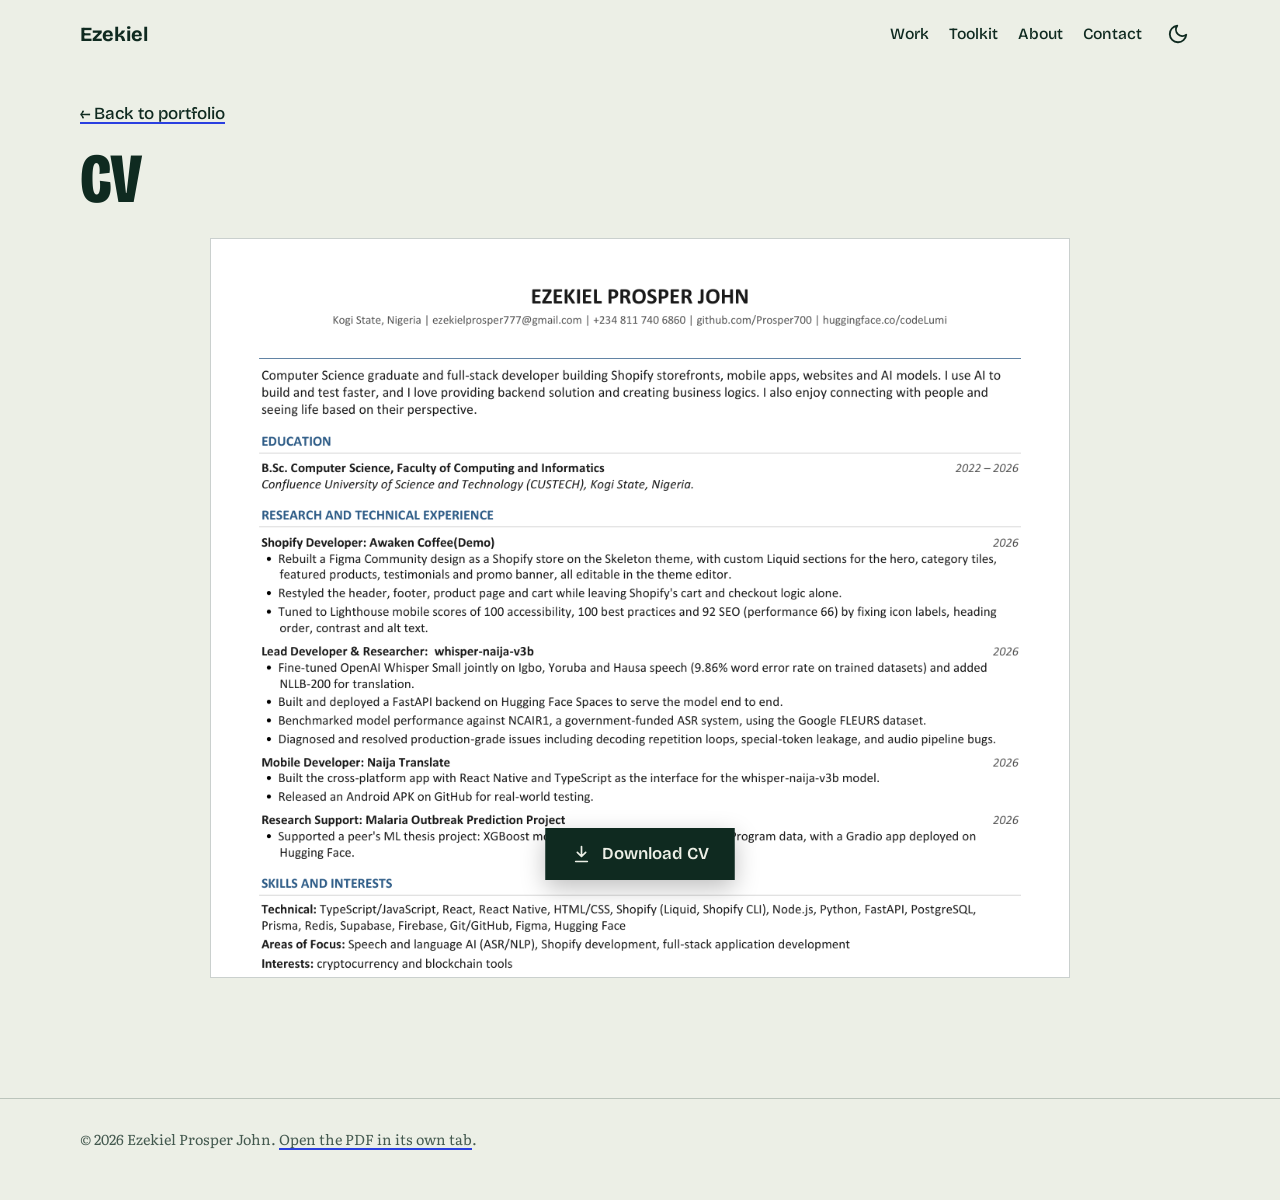
<file: cv.html>
<!doctype html>
<html lang="en">
<head>
  <meta charset="utf-8">
  <meta name="viewport" content="width=device-width, initial-scale=1">
  <title>CV | Ezekiel Prosper John</title>
  <meta name="description" content="The CV of Ezekiel Prosper John, full-stack developer and Computer Science graduate.">
  <meta name="theme-color" content="#ECEFE6">
  <meta property="og:title" content="CV | Ezekiel Prosper John">
  <meta property="og:type" content="website">
  <link rel="icon" href="data:image/svg+xml,%3Csvg xmlns='http://www.w3.org/2000/svg' viewBox='0 0 100 100'%3E%3Crect width='100' height='100' rx='18' fill='%230F2A20'/%3E%3Ctext x='50' y='72' font-size='64' font-family='Arial' font-weight='700' text-anchor='middle' fill='%23ECEFE6'%3EE%3C/text%3E%3C/svg%3E">

  <!-- Sets the saved or system theme before the page paints, so it never flashes the wrong colours. -->
  <script>
    (function () {
      var t;
      try { t = localStorage.getItem('theme'); } catch (e) {}
      if (t !== 'light' && t !== 'dark') {
        t = window.matchMedia && window.matchMedia('(prefers-color-scheme: dark)').matches ? 'dark' : 'light';
      }
      document.documentElement.setAttribute('data-theme', t);
      document.documentElement.classList.add('js');
    })();
  </script>

  <link rel="preconnect" href="https://fonts.googleapis.com">
  <link rel="preconnect" href="https://fonts.gstatic.com" crossorigin>
  <link rel="preload" as="style" href="https://fonts.googleapis.com/css2?family=Bricolage+Grotesque:opsz,wdth,wght@12..96,75..100,400..800&family=Literata:opsz,wght@7..72,400..600&display=swap" onload="this.onload=null;this.rel='stylesheet'">
  <noscript><link rel="stylesheet" href="https://fonts.googleapis.com/css2?family=Bricolage+Grotesque:opsz,wdth,wght@12..96,75..100,400..800&family=Literata:opsz,wght@7..72,400..600&display=swap"></noscript>
  <link rel="stylesheet" href="styles.css">
</head>
<body>
  <a class="skip" href="#main">Skip to content</a>

  <header>
    <div class="wrap top-in">
      <a class="brand" href="index.html">Ezekiel</a>
      <div class="top-right">
        <nav id="site-nav" class="site-nav" aria-label="Main">
          <ul class="nav-list">
            <li><a class="nav-link" href="index.html#work">Work</a></li>
            <li><a class="nav-link" href="index.html#toolkit">Toolkit</a></li>
            <li><a class="nav-link" href="index.html#about">About</a></li>
            <li><a class="nav-link" href="index.html#contact">Contact</a></li>
          </ul>
        </nav>
        <button class="theme-toggle" type="button" aria-label="Dark theme" aria-pressed="false">
          <svg class="icon-moon" viewBox="0 0 24 24" fill="none" stroke="currentColor" stroke-width="2" stroke-linecap="round" stroke-linejoin="round" aria-hidden="true"><path d="M21 12.8A9 9 0 1 1 11.2 3a7 7 0 0 0 9.8 9.8z"/></svg>
          <svg class="icon-sun" viewBox="0 0 24 24" fill="none" stroke="currentColor" stroke-width="2" stroke-linecap="round" stroke-linejoin="round" aria-hidden="true"><circle cx="12" cy="12" r="4"/><path d="M12 2v2M12 20v2M4.9 4.9l1.4 1.4M17.7 17.7l1.4 1.4M2 12h2M20 12h2M4.9 19.1l1.4-1.4M17.7 6.3l1.4-1.4"/></svg>
        </button>
        <button class="menu-toggle" type="button" aria-label="Menu" aria-expanded="false" aria-controls="site-nav" hidden>
          <span class="menu-bars" aria-hidden="true"><i></i><i></i></span>
        </button>
      </div>
    </div>
  </header>

  <main id="main" class="cv-page">
    <div class="wrap">
      <a class="back" href="index.html">&larr; Back to portfolio</a>
      <h1 class="cv-title">CV</h1>

      <div class="cv-frame">
        <object data="cv/Ezekiel_Prosper_John_CV.pdf#view=FitH" type="application/pdf" aria-label="Ezekiel Prosper John's CV">
          <!-- Shown by browsers that cannot display a PDF inside a page, mostly phones. -->
          <img src="images/cv-preview.png" width="1105" height="1430" alt="Ezekiel Prosper John's CV. A one-page PDF: summary, education, projects, skills and interests. Use the Download CV button for the full file.">
        </object>
      </div>

      <!-- Phone version: the same CV as readable page text, because a letter-size PDF shrunk to a phone screen is too small to read.
           If you change the CV, update this block too. Desktop shows the PDF above instead. -->
      <article class="cv-text" aria-label="CV as text">
        <h2 class="cv-name">Ezekiel Prosper John</h2>
        <p class="cv-contact">Kogi State, Nigeria<br><a href="mailto:ezekielprosper777@gmail.com">ezekielprosper777@gmail.com</a><br>+234 811 740 6860<br><a href="https://github.com/Prosper700" target="_blank" rel="noopener">github.com/Prosper700</a><br><a href="https://huggingface.co/codeLumi" target="_blank" rel="noopener">huggingface.co/codeLumi</a></p>
        <p>Computer Science graduate and full-stack developer building Shopify storefronts, mobile apps, websites and AI models. I use AI to build and test faster, and I love providing backend solution and creating business logics. I also enjoy connecting with people and seeing life based on their perspective.</p>

        <h3>Education</h3>
        <p class="cv-role"><strong>B.Sc. Computer Science, Faculty of Computing and Informatics</strong><span>2022 – 2026</span></p>
        <p><em>Confluence University of Science and Technology (CUSTECH), Kogi State, Nigeria.</em></p>

        <h3>Research and technical experience</h3>
        <p class="cv-role"><strong>Shopify Developer: Awaken Coffee (Demo)</strong><span>2026</span></p>
        <ul>
          <li>Rebuilt a Figma Community design as a Shopify store on the Skeleton theme, with custom Liquid sections for the hero, category tiles, featured products, testimonials and promo banner, all editable in the theme editor.</li>
          <li>Restyled the header, footer, product page and cart while leaving Shopify's cart and checkout logic alone.</li>
          <li>Tuned to Lighthouse mobile scores of 100 accessibility, 100 best practices and 92 SEO (performance 66) by fixing icon labels, heading order, contrast and alt text.</li>
        </ul>
        <p class="cv-role"><strong>Lead Developer &amp; Researcher: whisper-naija-v3b</strong><span>2026</span></p>
        <ul>
          <li>Fine-tuned OpenAI Whisper Small jointly on Igbo, Yoruba and Hausa speech (9.86% word error rate on trained datasets) and added NLLB-200 for translation.</li>
          <li>Built and deployed a FastAPI backend on Hugging Face Spaces to serve the model end to end.</li>
          <li>Benchmarked model performance against NCAIR1, a government-funded ASR system, using the Google FLEURS dataset.</li>
          <li>Diagnosed and resolved production-grade issues including decoding repetition loops, special-token leakage, and audio pipeline bugs.</li>
        </ul>
        <p class="cv-role"><strong>Mobile Developer: Naija Translate</strong><span>2026</span></p>
        <ul>
          <li>Built the cross-platform app with React Native and TypeScript as the interface for the whisper-naija-v3b model.</li>
          <li>Released an Android APK on GitHub for real-world testing.</li>
        </ul>
        <p class="cv-role"><strong>Research Support: Malaria Outbreak Prediction Project</strong><span>2026</span></p>
        <ul>
          <li>Supported a peer's ML thesis project: XGBoost modeling and SHAP analysis on DHS Program data, with a Gradio app deployed on Hugging Face.</li>
        </ul>

        <h3>Skills and interests</h3>
        <p><strong>Technical:</strong> TypeScript/JavaScript, React, React Native, HTML/CSS, Shopify (Liquid, Shopify CLI), Node.js, Python, FastAPI, PostgreSQL, Prisma, Redis, Supabase, Firebase, Git/GitHub, Figma, Hugging Face</p>
        <p><strong>Areas of focus:</strong> Speech and language AI (ASR/NLP), Shopify development, full-stack application development</p>
        <p><strong>Interests:</strong> Cryptocurrency and blockchain tools</p>
        <p><strong>Languages:</strong> English, Yoruba (fluent)</p>
        <p><strong>Hobbies:</strong> Reading (self-help, technology)</p>
        <p><strong>Sports:</strong> Football-soccer</p>
        <p class="cv-pdf-link"><a href="cv/Ezekiel_Prosper_John_CV.pdf" target="_blank" rel="noopener">Open the PDF file</a></p>
      </article>
    </div>

    <a class="fab" href="cv/Ezekiel_Prosper_John_CV.pdf" download="Ezekiel_Prosper_John_CV.pdf">
      <svg viewBox="0 0 24 24" fill="none" stroke="currentColor" stroke-width="2" stroke-linecap="round" stroke-linejoin="round" aria-hidden="true"><path d="M12 3v12M7 10l5 5 5-5M5 21h14"/></svg>
      Download CV
    </a>
  </main>

  <footer class="foot">
    <div class="wrap">
      <p>&copy; <span id="year">2026</span> Ezekiel Prosper John. <a href="cv/Ezekiel_Prosper_John_CV.pdf" target="_blank" rel="noopener">Open the PDF in its own tab</a>.</p>
    </div>
  </footer>

  <script src="script.js" defer></script>
</body>
</html>
</file>
<file: styles.css>
/* Theme tokens. Light is the default; the dark values replace them when data-theme="dark". */
:root {
  color-scheme: light;
  --paper: #ECEFE6;
  --ink: #0F2A20;
  --muted: #44594F;
  --rule: rgba(15, 42, 32, 0.22);
  --blue: #2A3FE0;
  --panel: #DCE2D3;
  --panel-ink: rgba(15, 42, 32, 0.14);
  --display: 'Bricolage Grotesque', 'Arial Narrow', Impact, sans-serif;
  --text: 'Literata', Georgia, 'Times New Roman', serif;
  --ease-out: cubic-bezier(0.23, 1, 0.32, 1);
  --ease-in-out: cubic-bezier(0.77, 0, 0.175, 1);
}
:root[data-theme="dark"] {
  color-scheme: dark;
  --paper: #0A1C14;
  --ink: #E4EADB;
  --muted: #9CB0A3;
  --rule: rgba(228, 234, 219, 0.22);
  --blue: #8C9AFF;
  --panel: #10281D;
  --panel-ink: rgba(228, 234, 219, 0.1);
}

* { box-sizing: border-box; }
html { -webkit-text-size-adjust: 100%; text-size-adjust: 100%; scroll-behavior: smooth; }
html:has(dialog[open]) { overflow: hidden; }
body {
  margin: 0;
  background: var(--paper);
  color: var(--ink);
  font-family: var(--text);
  font-size: 1.0625rem;
  line-height: 1.7;
  -webkit-tap-highlight-color: transparent;
}
img[hidden] { display: none; }
a {
  color: inherit;
  text-decoration: underline;
  text-decoration-color: var(--blue);
  text-decoration-thickness: 2px;
  text-underline-offset: 0.2em;
  transition: color 160ms ease;
}
:focus-visible { outline: 3px solid var(--blue); outline-offset: 3px; border-radius: 2px; }
.wrap { width: min(1120px, 100% - 40px); margin-inline: auto; }
.sprite { position: absolute; width: 0; height: 0; overflow: hidden; }

.skip {
  position: absolute; left: 16px; top: -64px;
  background: var(--ink); color: var(--paper);
  padding: 10px 16px; font-family: var(--display); font-weight: 700; z-index: 10;
  text-decoration: none;
}
.skip:focus { top: 16px; }

/* Top bar */
header { position: relative; z-index: 20; }
.top-in { display: flex; flex-wrap: nowrap; align-items: center; justify-content: space-between; gap: 0 16px; min-height: 68px; }
.brand { font-family: var(--display); font-weight: 700; font-size: 1.25rem; text-decoration: none; }
.nav-list { list-style: none; margin: 0; padding: 0; display: flex; flex-wrap: wrap; align-items: center; gap: 0; }
.nav-link {
  display: inline-flex; align-items: center; min-height: 44px; padding: 0 10px;
  font-family: var(--display); font-weight: 500; font-size: 0.98rem; text-decoration: none;
}
.theme-toggle {
  display: inline-flex; align-items: center; justify-content: center;
  width: 44px; height: 44px; margin-left: 4px; padding: 0;
  border: 0; background: none; color: inherit; cursor: pointer;
  transition: transform 160ms ease-out, color 160ms ease;
}
.theme-toggle:active { transform: scale(0.92); }
.theme-toggle svg { width: 22px; height: 22px; display: none; }
:root:not([data-theme="dark"]) .icon-moon { display: block; }
:root[data-theme="dark"] .icon-sun { display: block; }

/* Hero */
.hero { padding: 32px 0 72px; }

/* The heading is two lines: a small greeting, then the name set as large as the width allows. */
.name {
  margin: 0;
  font-family: var(--display);
  font-weight: 800;
  font-stretch: 75%;
  line-height: 0.9;
  letter-spacing: -0.025em;
}
.name-hi,
.name-me { display: block; }
.name-hi {
  margin-bottom: 0.18em;
  font-size: clamp(2rem, 6.4vw, 4.6rem);
  font-weight: 600;
  font-stretch: 88%;
  line-height: 1;
  letter-spacing: -0.02em;
}
.name-me {
  font-size: clamp(3.4rem, 20vw, 15rem);
  line-height: 0.82;
  white-space: nowrap;
}
.wave {
  display: inline-block;
  font-family: 'Apple Color Emoji', 'Segoe UI Emoji', 'Noto Color Emoji', sans-serif;
  font-weight: 400;
  font-stretch: 100%;
  transform-origin: 70% 75%;
  animation: wave 1000ms var(--ease-in-out) 500ms 2;
}

.hero-row { display: grid; gap: 32px; margin-top: 44px; }
.statement {
  margin: 0 0 16px;
  font-family: var(--display);
  font-weight: 500;
  font-size: clamp(1.3rem, 2.4vw, 1.85rem);
  line-height: 1.3;
  letter-spacing: -0.005em;
  max-width: 40ch;
  text-wrap: pretty;
}
.lede { margin: 0; color: var(--muted); max-width: 46ch; }
.avail-lead { margin: 0; font-weight: 600; }
.avail-links { display: flex; flex-wrap: wrap; gap: 4px 22px; margin: 8px 0 0; }
.avail-links a { display: inline-flex; align-items: center; min-height: 44px; }

/* Sections */
.band { border-top: 2px solid var(--ink); padding: 56px 0 72px; }
.band-head { display: flex; flex-wrap: wrap; align-items: flex-end; justify-content: space-between; gap: 16px 24px; }
.band-title {
  margin: 0 0 12px;
  font-family: var(--display);
  font-weight: 700;
  font-stretch: 85%;
  font-size: clamp(2rem, 4.5vw, 3.25rem);
  line-height: 1;
  letter-spacing: -0.015em;
}
.band-intro { margin: 0; color: var(--muted); max-width: 52ch; }
.split { display: grid; gap: 24px; }

/* Project previews */
.projects { display: grid; gap: 48px 28px; margin-top: 36px; }
.tile {
  display: block; width: 100%; margin: 0; padding: 0;
  border: 0; background: none; color: inherit; font: inherit; text-align: left; cursor: pointer;
  transition: transform 160ms ease-out;
}
.tile:active { transform: scale(0.985); }
.tile-media, .dialog-media {
  position: relative; display: block; overflow: hidden;
  background: var(--panel); border: 1px solid var(--rule);
}
.tile-media { aspect-ratio: 4 / 3; }
.dialog-media { aspect-ratio: 16 / 9; border-width: 0 0 1px; }
.tile-ghost {
  position: absolute; inset: 0; display: flex; align-items: flex-end; padding: 18px;
  font-family: var(--display); font-weight: 800; font-stretch: 75%;
  font-size: clamp(2.2rem, 6vw, 4.4rem); line-height: 0.85; letter-spacing: -0.02em;
  overflow-wrap: anywhere; color: var(--panel-ink);
}
.tile-img {
  position: absolute; inset: 0; width: 100%; height: 100%;
  object-fit: cover; object-position: left top;
  transition: transform 240ms var(--ease-out);
}
.tile-plus {
  position: absolute; right: 12px; bottom: 12px; width: 44px; height: 44px;
  background: var(--ink); transition: background-color 160ms ease;
}
.tile-plus::before, .tile-plus::after { content: ""; position: absolute; background: var(--paper); }
.tile-plus::before { left: 14px; top: 21px; width: 16px; height: 2px; }
.tile-plus::after { left: 21px; top: 14px; width: 2px; height: 16px; }

.tile-cap { display: grid; grid-template-columns: minmax(0, 1fr); gap: 12px; padding-top: 16px; }
.tile-name {
  display: block;
  font-family: var(--display); font-weight: 700; font-stretch: 85%;
  font-size: clamp(1.5rem, 3vw, 2.2rem); line-height: 1.05; letter-spacing: -0.01em;
  transition: color 160ms ease;
}
.tile-what { display: block; margin-top: 6px; color: var(--muted); font-size: 0.98rem; line-height: 1.5; max-width: 46ch; }
.tile-result { display: flex; flex-direction: column; }
.tile-result > strong, .dialog-result > strong {
  font-family: var(--display); font-weight: 800; font-stretch: 80%;
  font-size: clamp(2rem, 3.8vw, 2.9rem); line-height: 0.95; letter-spacing: -0.02em;
  color: var(--blue); font-variant-numeric: tabular-nums;
}
.tile-result > span, .dialog-result > span { margin-top: 4px; font-size: 0.85rem; line-height: 1.3; color: var(--muted); }

/* Project dialog */
.dialog {
  width: min(920px, 100% - 24px); max-height: min(90dvh, 900px);
  margin: auto; padding: 0; overflow: auto; overscroll-behavior: contain;
  border: 2px solid var(--ink); background: var(--paper); color: var(--ink);
  opacity: 1; transform: none;
  transition: opacity 200ms var(--ease-out), transform 200ms var(--ease-out);
}
.dialog::backdrop { background: rgba(6, 18, 12, 0.6); opacity: 1; transition: opacity 200ms ease; }
@starting-style {
  .dialog[open] { opacity: 0; transform: scale(0.97) translateY(8px); }
  .dialog[open]::backdrop { opacity: 0; }
}
.dialog-bar {
  position: sticky; top: 0; z-index: 1;
  display: flex; align-items: center; justify-content: space-between; gap: 12px;
  padding: 6px 6px 6px 20px; background: var(--paper); border-bottom: 1px solid var(--rule);
}
.dialog-title {
  margin: 0; font-family: var(--display); font-weight: 700; font-stretch: 85%;
  font-size: 1.35rem; line-height: 1.1; letter-spacing: -0.01em;
}
.dialog-close {
  position: relative; flex: none; width: 44px; height: 44px; padding: 0;
  border: 0; background: none; color: inherit; cursor: pointer;
  transition: transform 160ms ease-out;
}
.dialog-close:active { transform: scale(0.9); }
.dialog-close::before, .dialog-close::after {
  content: ""; position: absolute; left: 14px; top: 21px; width: 16px; height: 2px; background: currentColor;
}
.dialog-close::before { transform: rotate(45deg); }
.dialog-close::after { transform: rotate(-45deg); }
.dialog-body { display: grid; gap: 16px; max-width: 70ch; padding: 28px 20px 36px; }
.dialog-result { display: flex; flex-direction: column; margin: 0; }

.facts { margin: 0; padding-left: 1.2rem; }
.facts li { margin: 0.4rem 0; }
.stack, .note { margin: 0; color: var(--muted); font-size: 0.95rem; line-height: 1.55; }
.links { display: flex; flex-wrap: wrap; gap: 0 24px; margin: 0; font-weight: 600; }
.links a { display: inline-flex; align-items: center; min-height: 44px; }

/* Toolkit: two rows of tool icons. Without JavaScript or with reduced motion they stay still and wrap. */
.marquee-wall { margin-top: 36px; border-block: 1px solid var(--rule); }
.marquee { display: flex; overflow: hidden; user-select: none; -webkit-user-select: none; }
.marquee + .marquee { border-top: 1px solid var(--rule); }
.marquee-track {
  list-style: none; margin: 0; padding: 0;
  display: flex; flex-wrap: wrap; align-items: center; justify-content: center;
}
.marquee-track li { display: flex; align-items: center; justify-content: center; padding: 22px clamp(20px, 3.6vw, 46px); }
.marquee-track svg {
  display: block; width: clamp(34px, 4.8vw, 50px); height: clamp(34px, 4.8vw, 50px);
  fill: currentColor; color: var(--muted);
  transition: color 160ms ease;
}
.marquee.is-ready {
  -webkit-mask-image: linear-gradient(90deg, transparent, #000 7%, #000 93%, transparent);
  mask-image: linear-gradient(90deg, transparent, #000 7%, #000 93%, transparent);
}
.marquee.is-ready .marquee-track {
  flex: none; min-width: 100%; flex-wrap: nowrap; justify-content: space-around;
  animation: marquee 38s linear infinite;
}
.marquee--reverse.is-ready .marquee-track { animation-duration: 44s; animation-direction: reverse; }
.marquee-wall.is-paused .marquee-track { animation-play-state: paused; }
@keyframes marquee { to { transform: translateX(-100%); } }

.marquee-pause {
  min-height: 44px; margin: 0 0 12px; padding: 0 18px;
  border: 1px solid var(--ink); background: none; color: inherit; cursor: pointer;
  font-family: var(--display); font-weight: 600; font-size: 0.95rem;
  transition: transform 160ms ease-out, background-color 160ms ease, color 160ms ease;
}
.marquee-pause:active { transform: scale(0.97); }
.marquee-pause[hidden] { display: none; }

/* About and contact */
.prose p { margin: 0 0 1em; max-width: 62ch; }
.mail {
  display: inline-block; font-family: var(--display); font-weight: 700;
  font-size: clamp(1.4rem, 4vw, 2.6rem); line-height: 1.15; overflow-wrap: anywhere;
  text-decoration-thickness: 3px;
}
.elsewhere { list-style: none; margin: 16px 0 0; padding: 0; }
.elsewhere a { display: inline-flex; align-items: center; min-height: 44px; }

.foot { border-top: 1px solid var(--rule); padding: 28px 0 48px; color: var(--muted); font-size: 0.9rem; }
.foot p { margin: 0; }

/* Page-load moment: the hero settles in once */
.rise { animation: rise 320ms var(--ease-out) backwards; }
.d1 { animation-delay: 70ms; }
.d2 { animation-delay: 140ms; }
@keyframes rise { from { opacity: 0; transform: translateY(8px); } }
@keyframes fade { from { opacity: 0; } }
@keyframes wave {
  0%, 100% { transform: rotate(0deg); }
  25% { transform: rotate(16deg); }
  50% { transform: rotate(-8deg); }
  75% { transform: rotate(12deg); }
}


@media (min-width: 560px) {
  .tile-cap { grid-template-columns: minmax(0, 1fr) minmax(0, 13rem); gap: 20px; }
  .tile-result { align-items: flex-end; text-align: right; }
}

@media (min-width: 700px) {
  .projects { grid-template-columns: repeat(2, minmax(0, 1fr)); }
  .project--lead { grid-column: 1 / -1; }
  .project--lead .tile-media { aspect-ratio: 21 / 9; }
  .project--lead .tile-name { font-size: clamp(1.9rem, 3.6vw, 2.8rem); }
  /* If the last row would hold a single tile, let it span the row */
  .project:last-child:nth-child(even) { grid-column: 1 / -1; }
  .project:last-child:nth-child(even) .tile-media { aspect-ratio: 21 / 9; }
  .dialog-media { aspect-ratio: 21 / 9; }
  .dialog-body { padding: 32px 32px 44px; }
  .dialog-bar { padding-left: 32px; }
}

@media (min-width: 780px) {
  .hero-row { grid-template-columns: minmax(0, 1.7fr) minmax(0, 1fr); align-items: end; }
  .split { grid-template-columns: 240px minmax(0, 1fr); gap: 32px; }
}

/* Hover only where a pointer can really hover */
@media (hover: hover) and (pointer: fine) {
  a:hover { color: var(--blue); }
  .tile:hover .tile-name { color: var(--blue); }
  .tile:hover .tile-img { transform: scale(1.03); }
  .tile:hover .tile-plus { background: var(--blue); }
  .theme-toggle:hover { color: var(--blue); }
  .marquee-track li:hover svg { color: var(--blue); }
  .marquee:hover .marquee-track { animation-play-state: paused; }
  .marquee-pause:hover { background: var(--ink); color: var(--paper); }
}

@media (prefers-reduced-motion: reduce) {
  html { scroll-behavior: auto; }
  .rise { animation: fade 200ms ease backwards; }
  .wave { animation: none; }
  .dialog { transition: opacity 200ms ease; }
  @starting-style { .dialog[open] { transform: none; } }
  .tile, .tile:active, .theme-toggle, .dialog-close { transition: none; transform: none; }
  .tile-img { transition: none; }
  @media (hover: hover) and (pointer: fine) { .tile:hover .tile-img { transform: none; } }
  .marquee.is-ready { -webkit-mask-image: none; mask-image: none; }
  .marquee.is-ready .marquee-track { animation: none; flex: 1 1 auto; flex-wrap: wrap; justify-content: center; }
  .marquee-track[aria-hidden="true"] { display: none; }
  .marquee-pause { display: none; }
}


/* Top bar right side, mobile menu */
.top-right { display: flex; align-items: center; }
.menu-toggle {
  display: none; align-items: center; justify-content: center;
  width: 44px; height: 44px; margin-left: 2px; padding: 0;
  border: 0; background: none; color: inherit; cursor: pointer;
  transition: transform 160ms ease-out;
}
.menu-toggle:active { transform: scale(0.92); }
.menu-bars { position: relative; display: block; width: 22px; height: 14px; }
.menu-bars i {
  position: absolute; left: 0; width: 100%; height: 2px; background: currentColor;
  transition: transform 240ms var(--ease-in-out);
}
.menu-bars i:first-child { top: 1px; }
.menu-bars i:last-child { top: 11px; }
.menu-toggle[aria-expanded="true"] .menu-bars i:first-child { transform: translateY(5px) rotate(45deg); }
.menu-toggle[aria-expanded="true"] .menu-bars i:last-child { transform: translateY(-5px) rotate(-45deg); }

@media (max-width: 639px) {
  .js .menu-toggle { display: inline-flex; }
  .js .site-nav {
    position: absolute; top: 100%; left: 0; right: 0;
    background: var(--paper); border-bottom: 1px solid var(--rule);
    padding: 0 16px 12px;
    opacity: 0; transform: translateY(-6px); visibility: hidden; pointer-events: none;
    transition: opacity 180ms ease-out, transform 220ms var(--ease-out), visibility 0s linear 220ms;
  }
  .js .site-nav.is-open {
    opacity: 1; transform: none; visibility: visible; pointer-events: auto;
    transition: opacity 180ms ease-out, transform 220ms var(--ease-out), visibility 0s;
  }
  .js .nav-list { flex-direction: column; align-items: stretch; }
  .js .nav-link { width: 100%; min-height: 52px; padding: 0 2px; font-size: 1.25rem; border-top: 1px solid var(--rule); }
  .js .nav-list li:first-child .nav-link { border-top: 0; }
}
@media (max-width: 639px) { .nav-link { padding: 0 8px; } }

/* Bot icon panel for Whisper-Naija */
.tile-icon { position: absolute; inset: 0; display: flex; align-items: center; justify-content: center; color: var(--ink); }
.tile-icon svg { width: min(34%, 9rem); height: auto; aspect-ratio: 1; }
.dialog-media .tile-icon svg { width: min(22%, 8rem); }

/* Buttons */
.btn {
  display: inline-flex; align-items: center; gap: 10px; min-height: 48px; margin-top: 20px; padding: 0 20px;
  border: 2px solid var(--ink); color: var(--ink); background: transparent;
  font-family: var(--display); font-weight: 600; font-size: 1rem; text-decoration: none;
  transition: transform 160ms ease-out, background-color 160ms ease, color 160ms ease;
}
.btn svg { width: 20px; height: 20px; }
.btn:active { transform: scale(0.97); }
@media (hover: hover) and (pointer: fine) {
  .btn:hover { background: var(--ink); color: var(--paper); }
}
@media (prefers-reduced-motion: reduce) {
  .menu-bars i, .js .site-nav, .js .site-nav.is-open, .btn, .menu-toggle { transition: none; }
}


/* CV page */
.cv-page { padding: 24px 0 120px; }
.back { display: inline-flex; align-items: center; min-height: 44px; font-family: var(--display); font-weight: 500; }
.cv-title { font-family: var(--display); font-weight: 800; font-stretch: 75%; font-size: clamp(2.6rem, 8vw, 4.4rem); line-height: 1; letter-spacing: -0.02em; margin: 8px 0 24px; }
.cv-frame { max-width: 860px; margin: 0 auto; border: 1px solid var(--rule); background: #fff; }
.cv-frame object { display: block; width: 100%; height: min(82vh, 1100px); min-height: 480px; }
.cv-frame img { display: block; width: 100%; height: auto; }

/* Floating download button, pinned beneath the CV while the page scrolls */
.fab {
  position: fixed; left: 50%; bottom: max(20px, env(safe-area-inset-bottom)); z-index: 30;
  display: inline-flex; align-items: center; gap: 10px; min-height: 52px; padding: 0 24px;
  background: var(--ink); color: var(--paper); border: 2px solid var(--ink);
  font-family: var(--display); font-weight: 600; font-size: 1.05rem; text-decoration: none;
  box-shadow: 0 8px 24px rgba(0, 0, 0, 0.25);
  transform: translateX(-50%);
  transition: transform 160ms ease-out;
}
.fab svg { width: 20px; height: 20px; }
.fab:active { transform: translateX(-50%) scale(0.97); }
@media (prefers-reduced-motion: reduce) { .fab { transition: none; } }

/* CV as text on phones, PDF on larger screens */
.cv-text { display: none; }
@media (max-width: 719px) {
  .cv-frame { display: none; }
  .cv-text { display: block; max-width: 40rem; margin: 0 auto; font-size: 1.0625rem; }
  .cv-text p { margin: 0 0 12px; }
  .cv-name { font-family: var(--display); font-weight: 800; font-size: 1.9rem; line-height: 1.1; margin: 0 0 8px; }
  .cv-contact { color: var(--muted); font-size: 0.98rem; }
  .cv-text h3 {
    font-family: var(--display); font-weight: 700; font-size: 0.95rem; letter-spacing: 0.06em; text-transform: uppercase;
    color: var(--blue); margin: 28px 0 10px; padding-bottom: 6px; border-bottom: 1px solid var(--rule);
  }
  .cv-role { display: flex; flex-wrap: wrap; justify-content: space-between; gap: 0 12px; margin: 18px 0 6px !important; }
  .cv-role strong { font-family: var(--display); font-weight: 700; }
  .cv-role span { color: var(--muted); font-style: italic; }
  .cv-text ul { margin: 0 0 8px; padding-left: 1.2rem; }
  .cv-text li { margin-bottom: 6px; }
  .cv-pdf-link { margin-top: 24px !important; }
}


/* The hover hint only makes sense where a pointer can hover (laptops, desktops) */
.hover-hint { display: none; }
@media (hover: hover) and (pointer: fine) {
  .hover-hint { display: inline; }
}

/* App-icon images (square, rounded corners) fill the frame. A thin strip from the icon's left edge is stretched
   across the whole panel, so the panel takes the icon's own background colour, and the sharp icon sits on top
   with its rounded corners blending into it. */
.media--icon::before {
  content: ""; position: absolute; inset: 0;
  background: var(--icon-src) 2% 50% / 800% 150% no-repeat;
}
.media--icon .tile-img { object-fit: contain; object-position: center; padding: 7% 0; }
.dialog-media.media--icon .tile-img { padding: 5% 0; }
.media--icon:has(.tile-img:not([hidden])) .tile-ghost { display: none; }
.media--icon .tile-plus { z-index: 1; }
</file>
